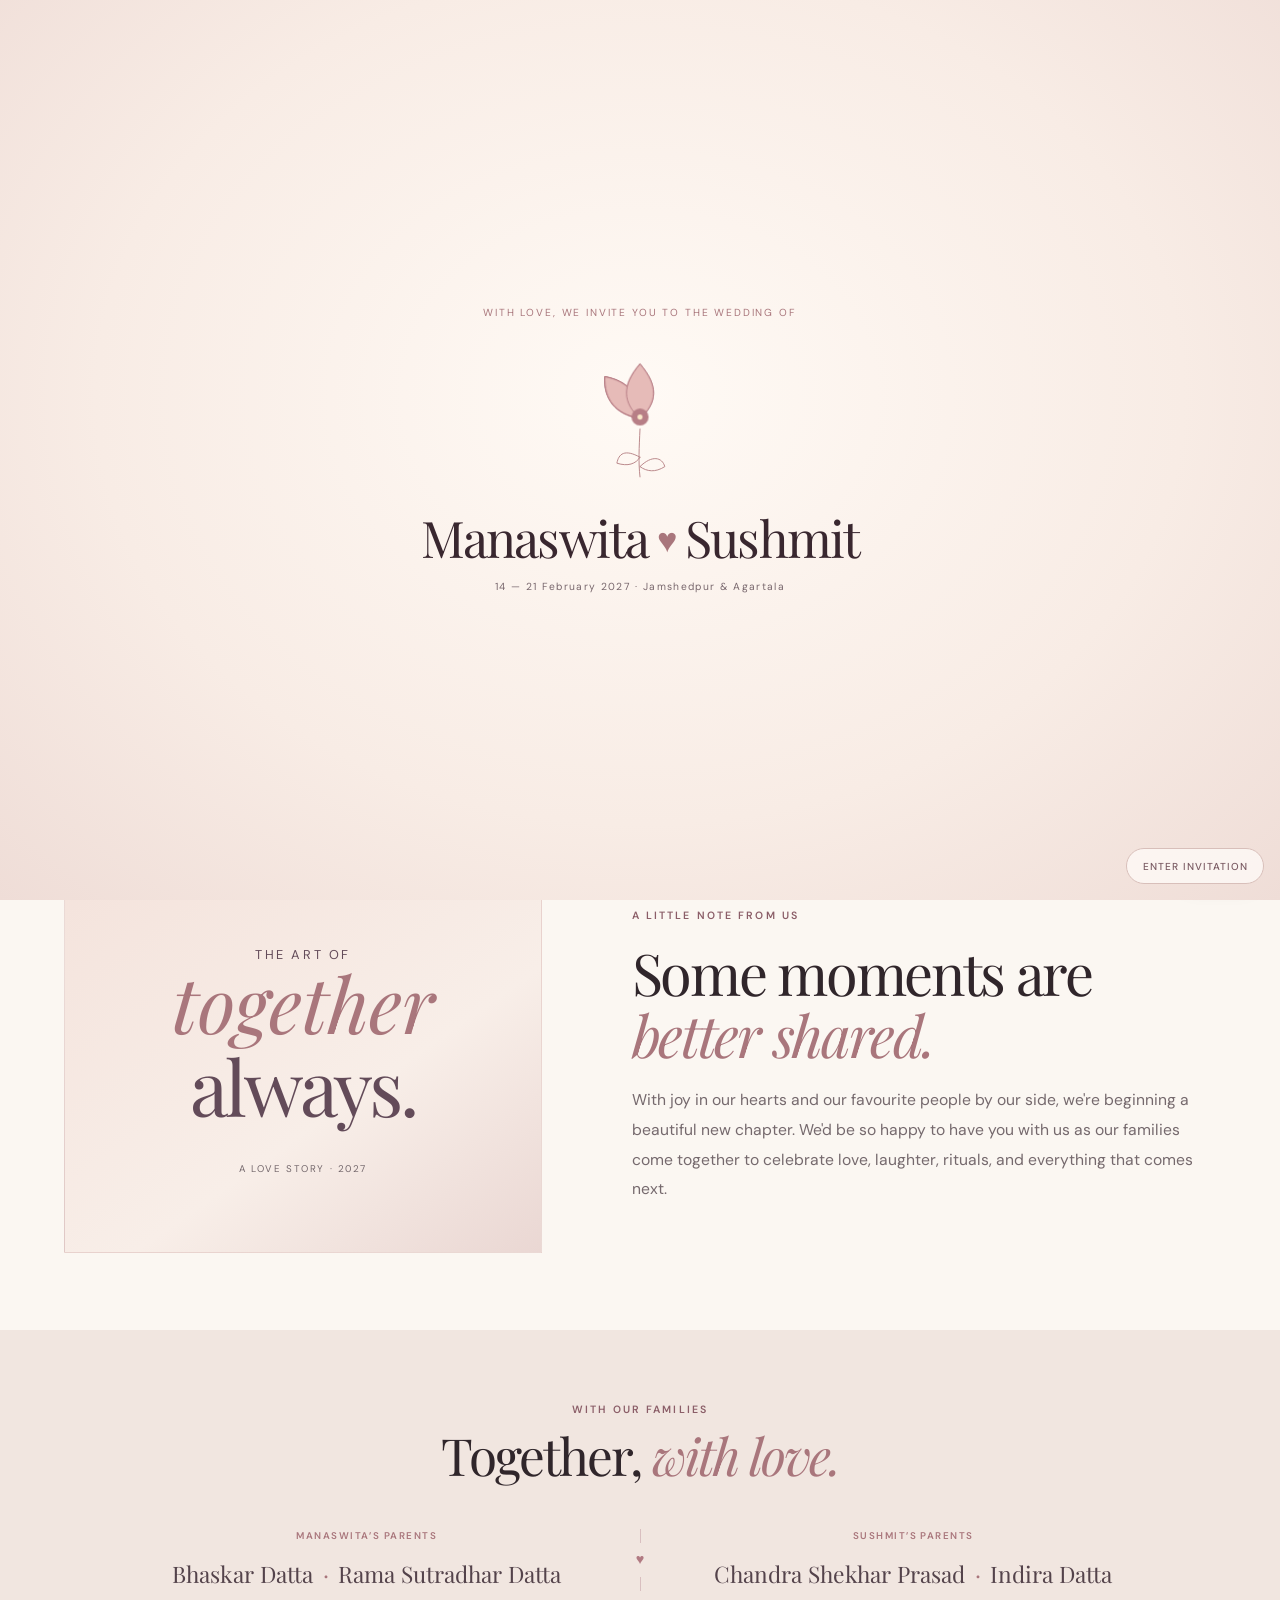
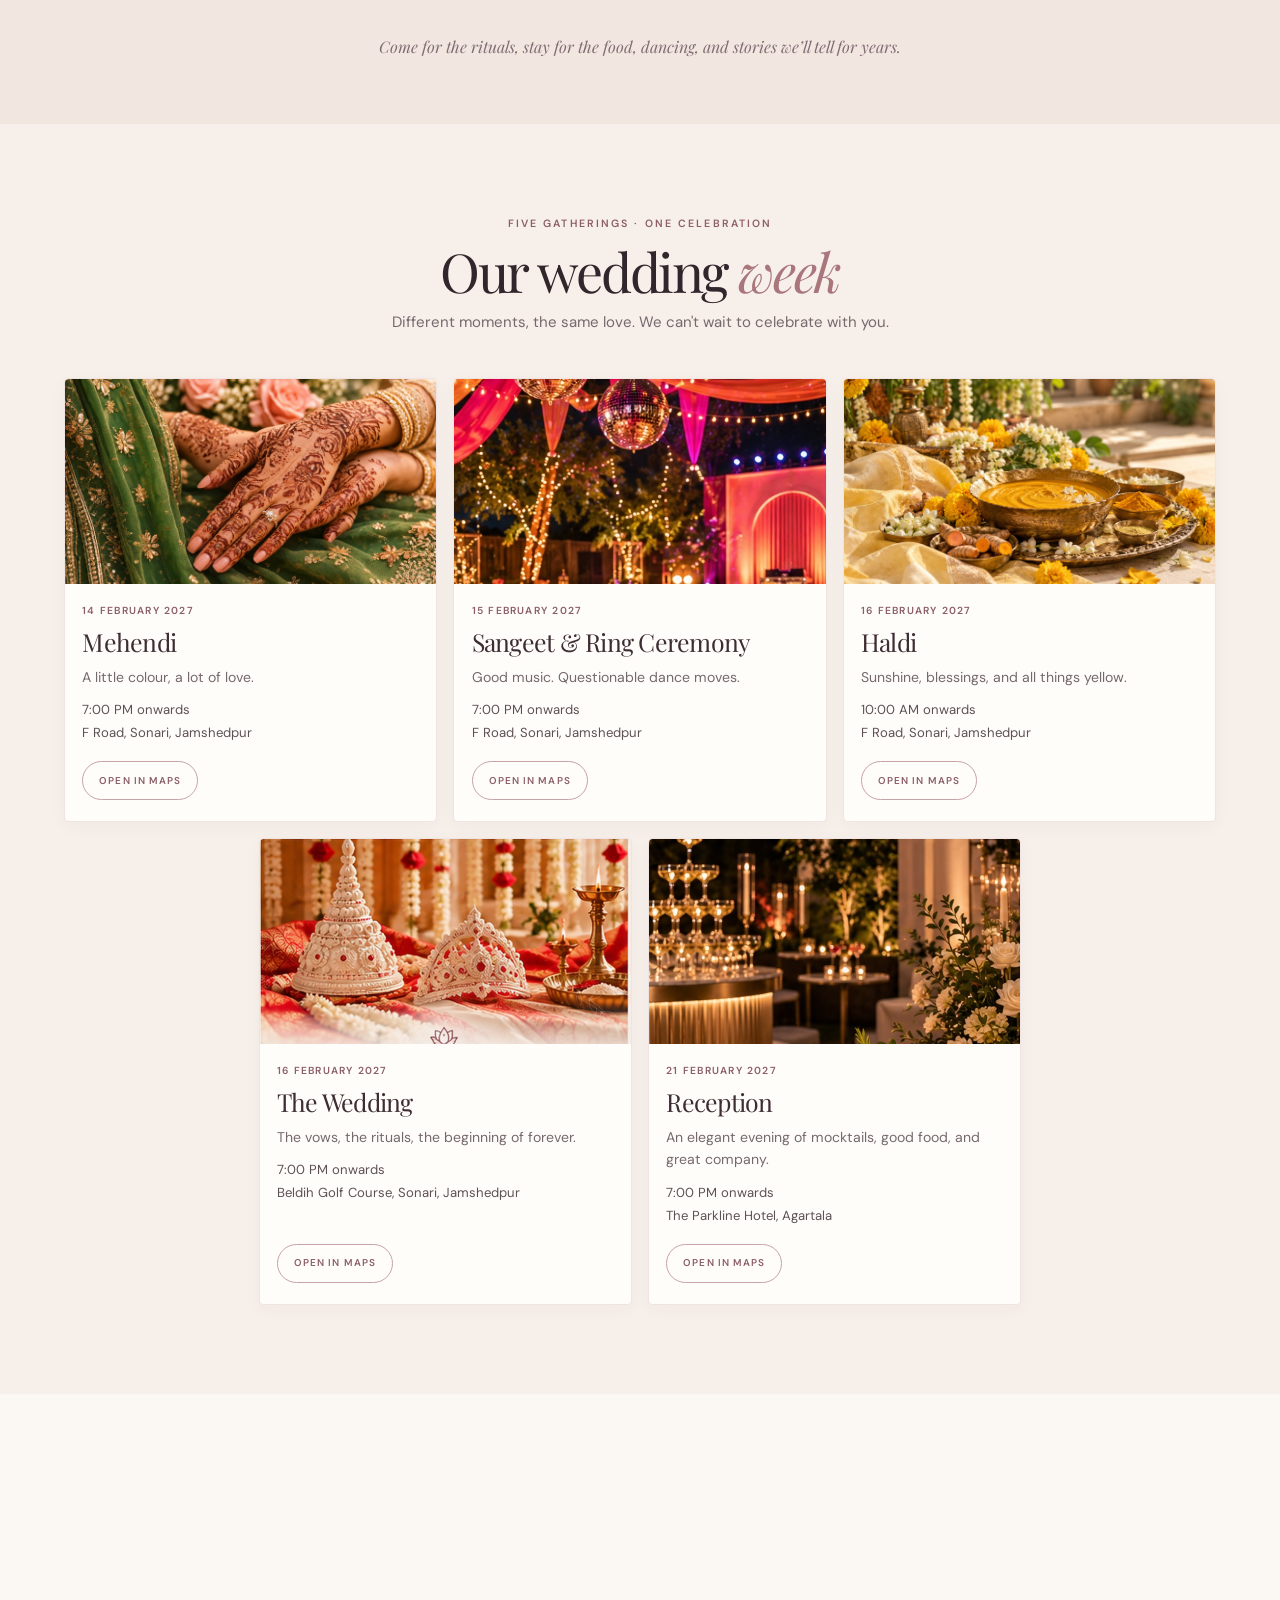
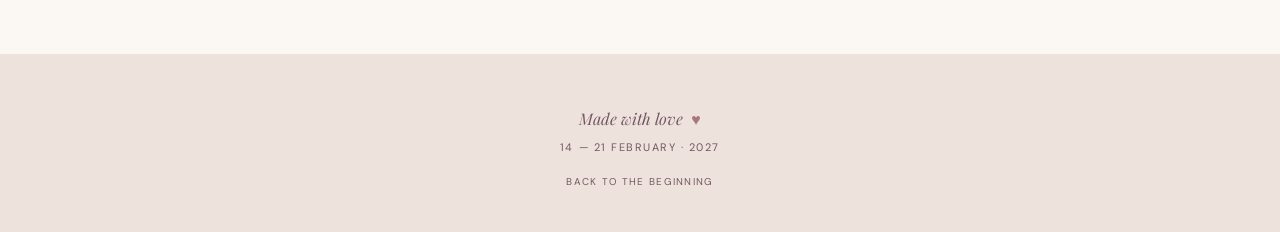
<file: index.html>
<!DOCTYPE html>
<html lang="en">
<head>
  <meta charset="UTF-8">
  <meta name="viewport" content="width=device-width, initial-scale=1">
  <meta name="theme-color" content="#fbf7f2">
  <meta name="description" content="Manaswita and Sushmit invite you to celebrate their wedding, 14–21 February 2027.">
  <title>Manaswita ♥ Sushmit — Wedding Celebration</title>
  <link rel="preconnect" href="https://fonts.googleapis.com">
  <link rel="preconnect" href="https://fonts.gstatic.com" crossorigin>
  <link href="https://fonts.googleapis.com/css2?family=DM+Sans:wght@400;500;600;700&family=Playfair+Display:ital,wght@0,400;0,500;0,600;1,400;1,500&display=swap" rel="stylesheet">
  <link rel="stylesheet" href="style.css">
</head>
<body>
<section class="opening-intro" id="openingIntro" aria-label="Wedding invitation opening">
  <div class="opening-inner">
    <p class="opening-label">WITH LOVE, WE INVITE YOU TO THE WEDDING OF</p>
    <svg class="opening-flower" viewBox="0 0 180 180" aria-hidden="true">
      <path class="flower-stem" d="M90 104 C89 126 88 143 90 160 M90 137 C72 127 65 133 63 144 C76 148 85 145 90 137 M90 148 C104 134 116 137 119 148 C108 155 98 154 90 148"/>
      <g fill="#e6bbb8" stroke="#b77e86" stroke-width="1.15">
        <path class="bloom-petal petal-1" d="M90 92 C70 73 68 54 90 28 C112 54 110 73 90 92Z"/>
        <path class="bloom-petal petal-2" d="M88 91 C62 86 48 70 49 43 C76 48 90 65 88 91Z" transform="rotate(-54 90 90)"/>
        <path class="bloom-petal petal-3" d="M88 91 C62 86 48 70 49 43 C76 48 90 65 88 91Z" transform="rotate(-108 90 90)"/>
        <path class="bloom-petal petal-4" d="M88 91 C62 86 48 70 49 43 C76 48 90 65 88 91Z" transform="rotate(54 90 90)"/>
        <path class="bloom-petal petal-5" d="M88 91 C62 86 48 70 49 43 C76 48 90 65 88 91Z" transform="rotate(108 90 90)"/>
        <path class="bloom-petal petal-6" d="M90 92 C70 73 68 54 90 28 C112 54 110 73 90 92Z" transform="rotate(180 90 90)"/>
      </g><circle class="flower-center" cx="90" cy="90" r="10" fill="#b77e86"/><circle cx="90" cy="90" r="3" fill="#f9e8c9"/>
    </svg>
    <p class="opening-names"><span class="opening-name">Manaswita</span><span class="opening-heart" aria-label="and">♥</span><span class="opening-name">Sushmit</span></p>
    <p class="opening-date">14 — 21 February 2027 · Jamshedpur &amp; Agartala</p>
  </div>
  <button class="opening-skip" id="skipOpening" type="button">Enter invitation</button>
</section>
<header class="topbar">
  <a class="monogram" href="#home" aria-label="Manaswita and Sushmit home">M <span aria-hidden="true">♥</span> S</a>
  <nav aria-label="Main navigation">
    <a href="#story">Our story</a><a href="#families">Families</a><a href="#celebrations">Celebrations</a>
  </nav>
</header>
<main>
  <section class="hero" id="home">
    <div class="hero-art" role="img" aria-label="A romantic couple sitting together by the lake at sunset"></div>
    <div class="hero-content">
      <p class="eyebrow">OUR WEDDING CELEBRATION</p>
      <h1 class="couple-names"><span class="names-lockup"><span class="hero-name">Manaswita</span><span class="name-heart" aria-label="love">♥</span><span class="hero-name">Sushmit</span></span></h1>
      <p class="hero-date">14 — 21 FEBRUARY · 2027</p>
      <p class="hero-place">JAMSHEDPUR &amp; AGARTALA</p>
      <p class="invitation-tagline">A week of love, laughter, and new beginnings.</p>
      <a class="round-link" href="#celebrations">EXPLORE THE CELEBRATIONS</a>
    </div>
    <div class="hero-side-note">A WEEK TO REMEMBER</div>
  </section>

  <section class="intro-section section-pad" id="story">
    <div class="intro-art" aria-hidden="true">
      <div class="art-frame"><span class="art-small">the art of</span><span class="art-script">together</span><span class="art-big">always.</span></div>
      <p class="art-caption">A LOVE STORY · 2027</p>
    </div>
    <div class="intro-copy scroll-reveal">
      <p class="eyebrow">A LITTLE NOTE FROM US</p>
      <h2>Some moments are<br><em>better shared.</em></h2>
      <p>With joy in our hearts and our favourite people by our side, we're beginning a beautiful new chapter. We'd be so happy to have you with us as our families come together to celebrate love, laughter, rituals, and everything that comes next.</p>
    </div>
  </section>

  <section class="families-section section-pad" id="families" aria-labelledby="families-title">
    <div class="families-inner scroll-reveal">
      <p class="eyebrow">WITH OUR FAMILIES</p>
      <h2 id="families-title">Together, <em>with love.</em></h2>
      <div class="parents-grid">
        <div class="parents-column">
          <p class="parents-label">MANASWITA’S PARENTS</p>
          <p class="parents-names">Bhaskar Datta <span aria-hidden="true">·</span> Rama Sutradhar Datta</p>
        </div>
        <div class="parents-divider" aria-hidden="true"><span>♥</span></div>
        <div class="parents-column">
          <p class="parents-label">SUSHMIT’S PARENTS</p>
          <p class="parents-names">Chandra Shekhar Prasad <span aria-hidden="true">·</span> Indira Datta</p>
        </div>
      </div>
      <p class="family-note">Come for the rituals, stay for the food, dancing, and stories we’ll tell for years.</p>
    </div>
  </section>

  <section class="celebrations section-pad" id="celebrations">
    <div class="section-heading scroll-reveal">
      <p class="eyebrow">FIVE GATHERINGS · ONE CELEBRATION</p>
      <h2>Our wedding <em>week</em></h2>
      <p class="muted">Different moments, the same love. We can't wait to celebrate with you.</p>
    </div>
    <div class="event-grid">
      <article class="event-card scroll-reveal">
        <div class="event-photo photo-mehendi" role="img" aria-label="Henna-adorned hands on green embroidered fabric"></div>
        <div class="event-copy"><p class="event-date">14 February 2027</p><h3>Mehendi</h3><p class="event-description">A little colour, a lot of love.</p><p class="event-meta">7:00 PM onwards<br>F Road, Sonari, Jamshedpur</p><a class="map-link" href="https://www.google.com/maps?q=22.818944,86.1621792" target="_blank" rel="noopener">OPEN IN MAPS</a></div>
      </article>
      <article class="event-card scroll-reveal">
        <div class="event-photo photo-sangeet" role="img" aria-label="A warm evening celebration under string lights"></div>
        <div class="event-copy"><p class="event-date">15 February 2027</p><h3>Sangeet &amp; Ring Ceremony</h3><p class="event-description">Good music. Questionable dance moves.</p><p class="event-meta">7:00 PM onwards<br>F Road, Sonari, Jamshedpur</p><a class="map-link" href="https://www.google.com/maps?q=22.818944,86.1621792" target="_blank" rel="noopener">OPEN IN MAPS</a></div>
      </article>
      <article class="event-card scroll-reveal">
        <div class="event-photo photo-haldi" role="img" aria-label="Brass haldi bowls with turmeric and marigolds"></div>
        <div class="event-copy"><p class="event-date">16 February 2027</p><h3>Haldi</h3><p class="event-description">Sunshine, blessings, and all things yellow.</p><p class="event-meta">10:00 AM onwards<br>F Road, Sonari, Jamshedpur</p><a class="map-link" href="https://www.google.com/maps?q=22.818944,86.1621792" target="_blank" rel="noopener">OPEN IN MAPS</a></div>
      </article>
      <article class="event-card event-card-wedding scroll-reveal">
        <div class="event-photo photo-wedding" role="img" aria-label="Bengali wedding still life with the groom’s topor and bride’s mukut, red silk, flowers and brass ritual items"></div>
        <div class="event-copy"><p class="event-date">16 February 2027</p><h3>The Wedding</h3><p class="event-description">The vows, the rituals, the beginning of forever.</p><p class="event-meta">7:00 PM onwards<br>Beldih Golf Course, Sonari, Jamshedpur</p><a class="map-link" href="https://www.google.com/maps?q=22.8091068,86.1737869" target="_blank" rel="noopener">OPEN IN MAPS</a></div>
      </article>
      <article class="event-card scroll-reveal">
        <div class="event-photo photo-reception" role="img" aria-label="An elegant candlelit wedding reception table"></div>
        <div class="event-copy"><p class="event-date">21 February 2027</p><h3>Reception</h3><p class="event-description">An elegant evening of mocktails, good food, and great company.</p><p class="event-meta">7:00 PM onwards<br>The Parkline Hotel, Agartala</p><a class="map-link" href="https://www.google.com/maps?q=23.8341933,91.2777088" target="_blank" rel="noopener">OPEN IN MAPS</a></div>
      </article>
    </div>
  </section>


  <section class="city-guide-prompt scroll-reveal" aria-labelledby="city-guide-title">
    <div class="city-guide-prompt-inner">
      <div class="city-guide-prompt-copy">
        <p class="eyebrow">STAY A LITTLE LONGER</p>
        <h2 id="city-guide-title">A little more <em>to explore.</em></h2>
        <p>Coming from out of town? We’ve gathered a few lovely places to discover around Jamshedpur and Tripura.</p>
      </div>
      <a class="round-link" href="travel.html">EXPLORE THE CITIES</a>
    </div>
  </section>

</main>
<footer class="site-footer" id="footer">
  <p class="made-with-love">Made with love <span aria-hidden="true">♥</span></p>
  <p>14 — 21 FEBRUARY · 2027</p>
  <a href="#home">BACK TO THE BEGINNING</a>
</footer>

<!-- The player is deliberately not a separate song section. Audible autoplay can be blocked by browser settings. -->
<div id="youtube-audio-player" aria-hidden="true"></div>
<button class="music-toggle" id="musicToggle" type="button" aria-label="Play wedding music" aria-pressed="false"><span aria-hidden="true">♫</span><span id="musicToggleLabel">MUSIC</span></button>
<script src="script.js"></script>
<script src="music.js"></script>
<script>
(function(){
  const intro=document.getElementById('openingIntro');
  const skip=document.getElementById('skipOpening');
  if(!intro||!skip)return;
  let closed=false;
  function closeIntro(){if(closed)return;closed=true;intro.classList.add('opening-gone');window.setTimeout(()=>intro.remove(),950);}
  skip.addEventListener('click',closeIntro);
  if(window.matchMedia('(prefers-reduced-motion: reduce)').matches){window.setTimeout(closeIntro,500);}
  else{window.setTimeout(closeIntro,4300);}
})();
</script>
</body>
</html>
</file>
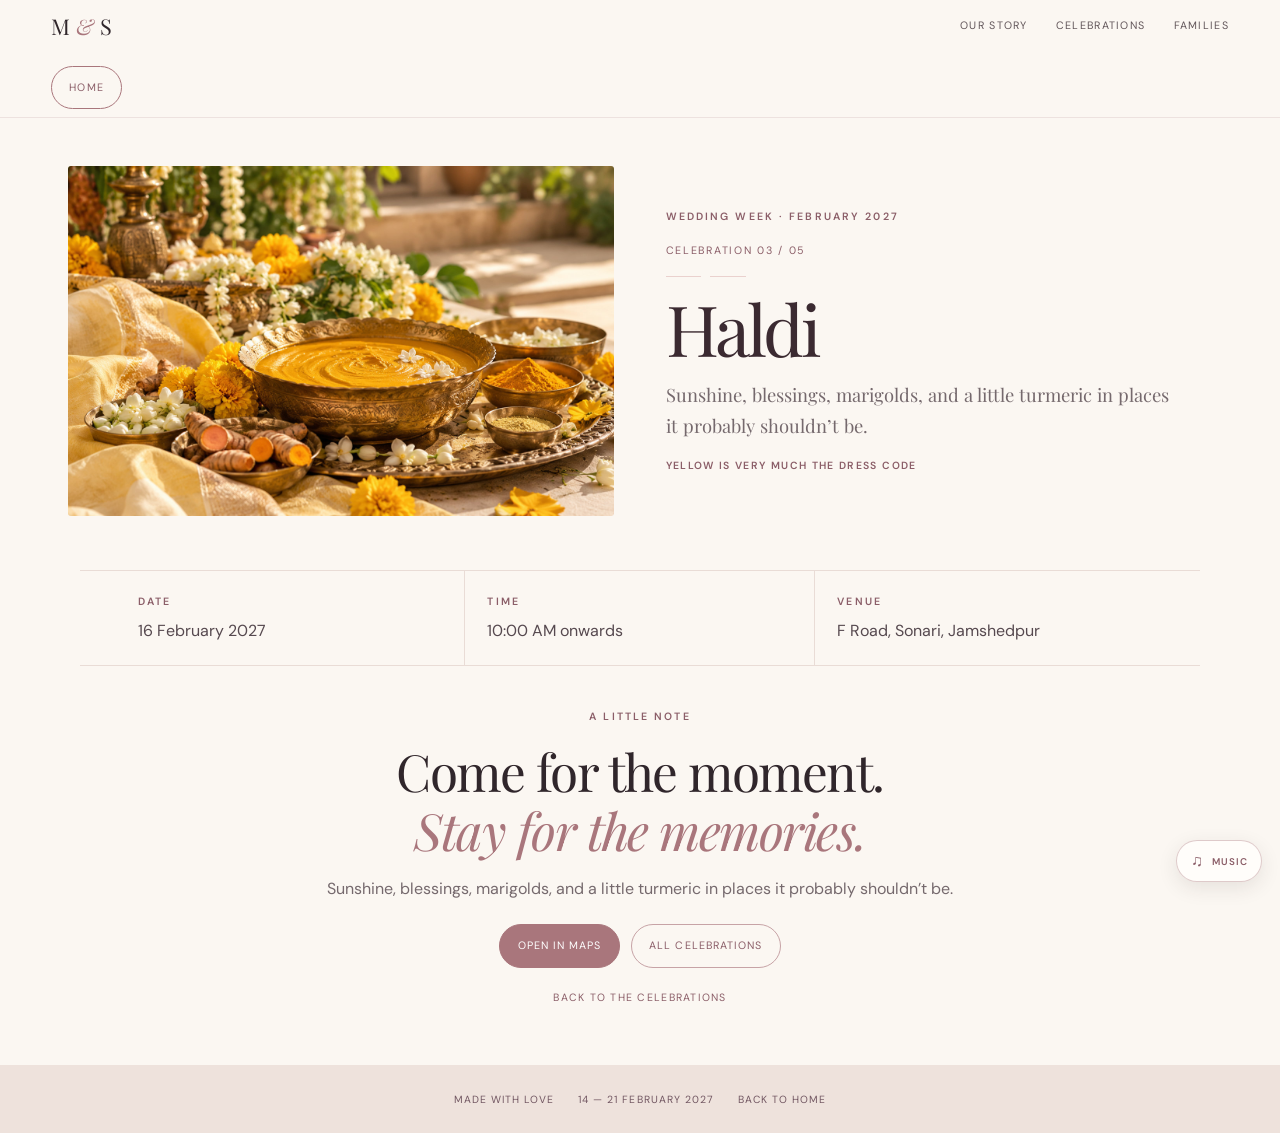
<file: haldi.html>
<!DOCTYPE html>
<html lang="en"><head><meta charset="UTF-8"><meta name="viewport" content="width=device-width, initial-scale=1"><meta name="theme-color" content="#fbf7f2"><meta name="description" content="Haldi — Manaswita &amp; Sushmit, February 2027."><title>Haldi — Manaswita &amp; Sushmit</title><link rel="preconnect" href="https://fonts.googleapis.com"><link rel="preconnect" href="https://fonts.gstatic.com" crossorigin><link href="https://fonts.googleapis.com/css2?family=DM+Sans:wght@400;500;600;700&family=Playfair+Display:ital,wght@0,400;0,500;0,600;1,400;1,500&display=swap" rel="stylesheet"><link rel="stylesheet" href="style.css"></head>
<body class="event-detail-page event-page-haldi">
<header class="topbar"><a class="monogram" href="index.html" aria-label="Manaswita and Sushmit home">M <span aria-hidden="true">&amp;</span> S</a><nav aria-label="Main navigation"><a href="index.html#story">Our story</a><a href="index.html#celebrations">Celebrations</a><a href="index.html#families">Families</a></nav><a class="nav-cta" href="index.html">HOME</a></header>
<main><section class="event-detail-hero"><div class="event-detail-photo" role="img" aria-label="Haldi celebration photograph"></div><div class="event-detail-inner"><p class="eyebrow">WEDDING WEEK · FEBRUARY 2027</p><p class="event-detail-number">CELEBRATION 03 / 05</p><div class="fine-rule" aria-hidden="true"><span></span><b></b><span></span></div><h1 class="event-detail-title">Haldi</h1><p class="event-detail-description">Sunshine, blessings, marigolds, and a little turmeric in places it probably shouldn’t be.</p><p class="event-detail-tag">YELLOW IS VERY MUCH THE DRESS CODE</p></div></section>
<section class="event-detail-info" aria-label="Event details"><div><p class="eyebrow">DATE</p><p>16 February 2027</p></div><div><p class="eyebrow">TIME</p><p>10:00 AM onwards</p></div><div><p class="eyebrow">VENUE</p><p>F Road, Sonari, Jamshedpur</p></div></section>
<section class="event-detail-note"><p class="eyebrow">A LITTLE NOTE</p><h2>Come for the moment.<br><em>Stay for the memories.</em></h2><p>Sunshine, blessings, marigolds, and a little turmeric in places it probably shouldn’t be.</p><div class="event-detail-actions"><a class="button button-dark" href="https://www.google.com/maps?q=22.818944,86.1621792" target="_blank" rel="noopener">OPEN IN MAPS</a><a class="button" href="index.html#celebrations">ALL CELEBRATIONS</a></div><a class="event-detail-back" href="index.html">BACK TO THE CELEBRATIONS</a></section></main>
<footer><span>MADE WITH LOVE</span><span>14 — 21 FEBRUARY 2027</span><a href="index.html">BACK TO HOME</a></footer><div id="youtube-audio-player" aria-hidden="true"></div><button class="music-toggle" id="musicToggle" type="button" aria-label="Play wedding music" aria-pressed="false"><span aria-hidden="true">♫</span><span id="musicToggleLabel">MUSIC</span></button><script src="music.js"></script></body></html>
</file>
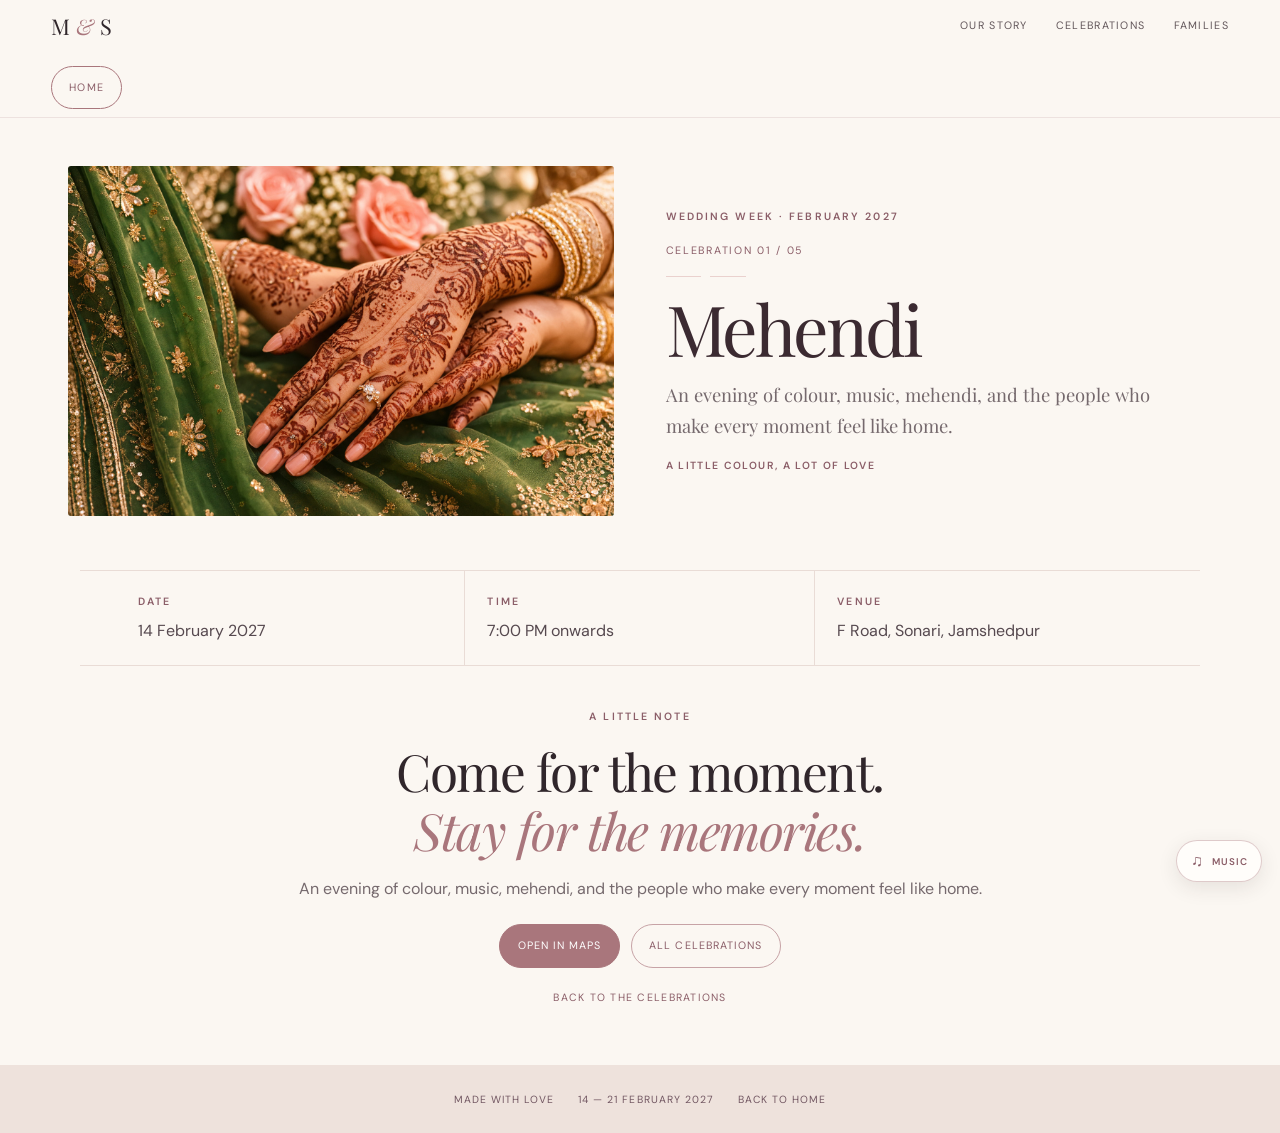
<file: mehendi.html>
<!DOCTYPE html>
<html lang="en"><head><meta charset="UTF-8"><meta name="viewport" content="width=device-width, initial-scale=1"><meta name="theme-color" content="#fbf7f2"><meta name="description" content="Mehendi — Manaswita &amp; Sushmit, February 2027."><title>Mehendi — Manaswita &amp; Sushmit</title><link rel="preconnect" href="https://fonts.googleapis.com"><link rel="preconnect" href="https://fonts.gstatic.com" crossorigin><link href="https://fonts.googleapis.com/css2?family=DM+Sans:wght@400;500;600;700&family=Playfair+Display:ital,wght@0,400;0,500;0,600;1,400;1,500&display=swap" rel="stylesheet"><link rel="stylesheet" href="style.css"></head>
<body class="event-detail-page event-page-mehendi">
<header class="topbar"><a class="monogram" href="index.html" aria-label="Manaswita and Sushmit home">M <span aria-hidden="true">&amp;</span> S</a><nav aria-label="Main navigation"><a href="index.html#story">Our story</a><a href="index.html#celebrations">Celebrations</a><a href="index.html#families">Families</a></nav><a class="nav-cta" href="index.html">HOME</a></header>
<main><section class="event-detail-hero"><div class="event-detail-photo" role="img" aria-label="Mehendi celebration photograph"></div><div class="event-detail-inner"><p class="eyebrow">WEDDING WEEK · FEBRUARY 2027</p><p class="event-detail-number">CELEBRATION 01 / 05</p><div class="fine-rule" aria-hidden="true"><span></span><b></b><span></span></div><h1 class="event-detail-title">Mehendi</h1><p class="event-detail-description">An evening of colour, music, mehendi, and the people who make every moment feel like home.</p><p class="event-detail-tag">A LITTLE COLOUR, A LOT OF LOVE</p></div></section>
<section class="event-detail-info" aria-label="Event details"><div><p class="eyebrow">DATE</p><p>14 February 2027</p></div><div><p class="eyebrow">TIME</p><p>7:00 PM onwards</p></div><div><p class="eyebrow">VENUE</p><p>F Road, Sonari, Jamshedpur</p></div></section>
<section class="event-detail-note"><p class="eyebrow">A LITTLE NOTE</p><h2>Come for the moment.<br><em>Stay for the memories.</em></h2><p>An evening of colour, music, mehendi, and the people who make every moment feel like home.</p><div class="event-detail-actions"><a class="button button-dark" href="https://www.google.com/maps?q=22.818944,86.1621792" target="_blank" rel="noopener">OPEN IN MAPS</a><a class="button" href="index.html#celebrations">ALL CELEBRATIONS</a></div><a class="event-detail-back" href="index.html">BACK TO THE CELEBRATIONS</a></section></main>
<footer><span>MADE WITH LOVE</span><span>14 — 21 FEBRUARY 2027</span><a href="index.html">BACK TO HOME</a></footer><div id="youtube-audio-player" aria-hidden="true"></div><button class="music-toggle" id="musicToggle" type="button" aria-label="Play wedding music" aria-pressed="false"><span aria-hidden="true">♫</span><span id="musicToggleLabel">MUSIC</span></button><script src="music.js"></script></body></html>
</file>
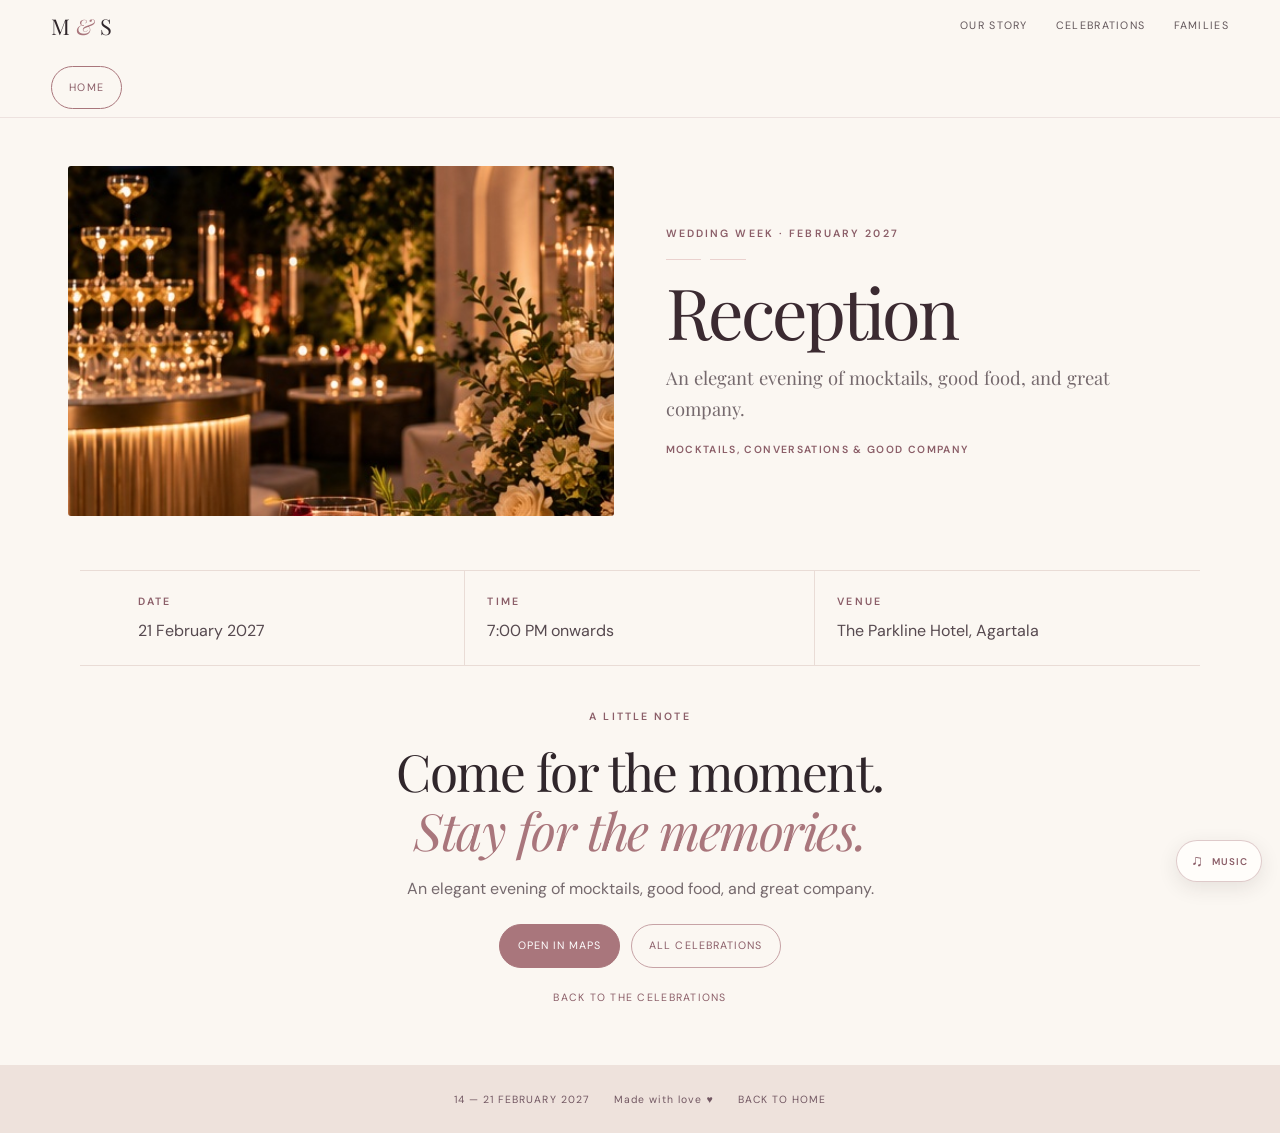
<file: reception.html>
<!DOCTYPE html>
<html lang="en"><head><meta charset="UTF-8"><meta name="viewport" content="width=device-width, initial-scale=1"><meta name="theme-color" content="#fbf7f2"><meta name="description" content="Reception — Manaswita &amp; Sushmit, February 2027."><title>Reception — Manaswita &amp; Sushmit</title><link rel="preconnect" href="https://fonts.googleapis.com"><link rel="preconnect" href="https://fonts.gstatic.com" crossorigin><link href="https://fonts.googleapis.com/css2?family=DM+Sans:wght@400;500;600;700&family=Playfair+Display:ital,wght@0,400;0,500;0,600;1,400;1,500&display=swap" rel="stylesheet"><link rel="stylesheet" href="style.css"></head>
<body class="event-detail-page event-page-reception">
<header class="topbar"><a class="monogram" href="index.html" aria-label="Manaswita and Sushmit home">M <span aria-hidden="true">&amp;</span> S</a><nav aria-label="Main navigation"><a href="index.html#story">Our story</a><a href="index.html#celebrations">Celebrations</a><a href="index.html#families">Families</a></nav><a class="nav-cta" href="index.html">HOME</a></header>
<main><section class="event-detail-hero"><div class="event-detail-photo" role="img" aria-label="Reception celebration photograph"></div><div class="event-detail-inner"><p class="eyebrow">WEDDING WEEK · FEBRUARY 2027</p><div class="fine-rule" aria-hidden="true"><span></span><b></b><span></span></div><h1 class="event-detail-title">Reception</h1><p class="event-detail-description">An elegant evening of mocktails, good food, and great company.</p><p class="event-detail-tag">MOCKTAILS, CONVERSATIONS & GOOD COMPANY</p></div></section>
<section class="event-detail-info" aria-label="Event details"><div><p class="eyebrow">DATE</p><p>21 February 2027</p></div><div><p class="eyebrow">TIME</p><p>7:00 PM onwards</p></div><div><p class="eyebrow">VENUE</p><p>The Parkline Hotel, Agartala</p></div></section>
<section class="event-detail-note"><p class="eyebrow">A LITTLE NOTE</p><h2>Come for the moment.<br><em>Stay for the memories.</em></h2><p>An elegant evening of mocktails, good food, and great company.</p><div class="event-detail-actions"><a class="button button-dark" href="https://www.google.com/maps?q=23.8341933,91.2777088" target="_blank" rel="noopener">OPEN IN MAPS</a><a class="button" href="index.html#celebrations">ALL CELEBRATIONS</a></div><a class="event-detail-back" href="index.html">BACK TO THE CELEBRATIONS</a></section></main>
<footer><span>14 — 21 FEBRUARY 2027</span><span class="footer-made-with-love">Made with love <span aria-hidden="true">♥</span></span><a href="index.html">BACK TO HOME</a></footer><div id="youtube-audio-player" aria-hidden="true"></div><button class="music-toggle" id="musicToggle" type="button" aria-label="Play wedding music" aria-pressed="false"><span aria-hidden="true">♫</span><span id="musicToggleLabel">MUSIC</span></button><script src="music.js"></script></body></html>
</file>
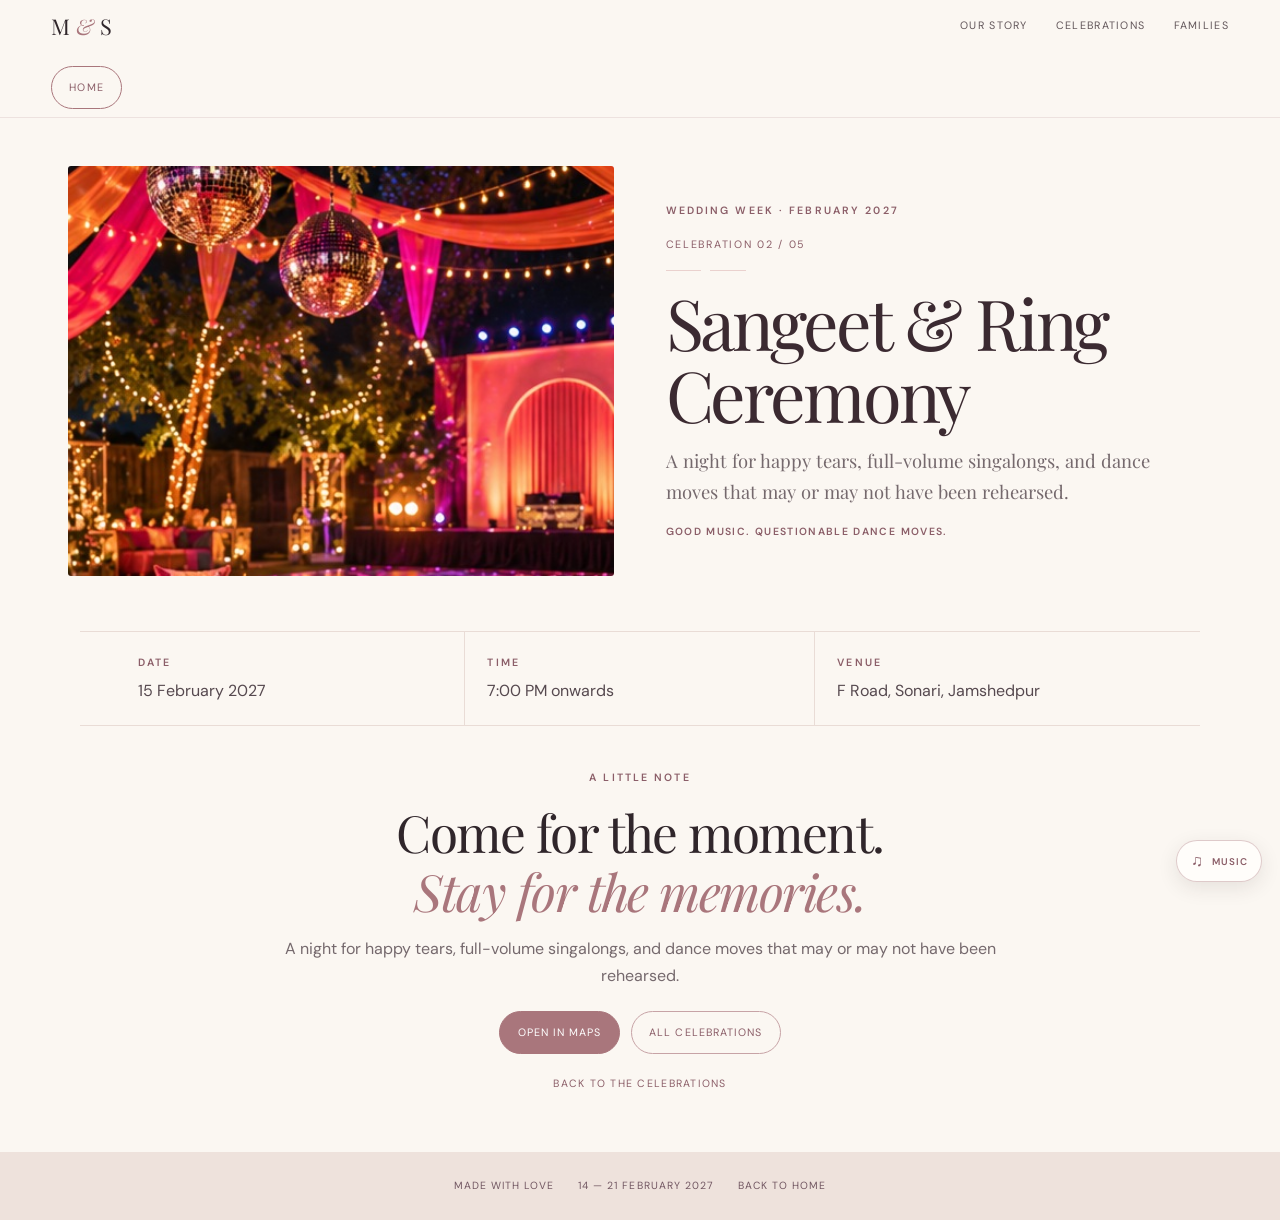
<file: sangeet.html>
<!DOCTYPE html>
<html lang="en"><head><meta charset="UTF-8"><meta name="viewport" content="width=device-width, initial-scale=1"><meta name="theme-color" content="#fbf7f2"><meta name="description" content="Sangeet & Ring Ceremony — Manaswita &amp; Sushmit, February 2027."><title>Sangeet &amp; Ring Ceremony — Manaswita &amp; Sushmit</title><link rel="preconnect" href="https://fonts.googleapis.com"><link rel="preconnect" href="https://fonts.gstatic.com" crossorigin><link href="https://fonts.googleapis.com/css2?family=DM+Sans:wght@400;500;600;700&family=Playfair+Display:ital,wght@0,400;0,500;0,600;1,400;1,500&display=swap" rel="stylesheet"><link rel="stylesheet" href="style.css"></head>
<body class="event-detail-page event-page-sangeet">
<header class="topbar"><a class="monogram" href="index.html" aria-label="Manaswita and Sushmit home">M <span aria-hidden="true">&amp;</span> S</a><nav aria-label="Main navigation"><a href="index.html#story">Our story</a><a href="index.html#celebrations">Celebrations</a><a href="index.html#families">Families</a></nav><a class="nav-cta" href="index.html">HOME</a></header>
<main><section class="event-detail-hero"><div class="event-detail-photo" role="img" aria-label="Sangeet & Ring Ceremony celebration photograph"></div><div class="event-detail-inner"><p class="eyebrow">WEDDING WEEK · FEBRUARY 2027</p><p class="event-detail-number">CELEBRATION 02 / 05</p><div class="fine-rule" aria-hidden="true"><span></span><b></b><span></span></div><h1 class="event-detail-title">Sangeet &amp; Ring Ceremony</h1><p class="event-detail-description">A night for happy tears, full-volume singalongs, and dance moves that may or may not have been rehearsed.</p><p class="event-detail-tag">GOOD MUSIC. QUESTIONABLE DANCE MOVES.</p></div></section>
<section class="event-detail-info" aria-label="Event details"><div><p class="eyebrow">DATE</p><p>15 February 2027</p></div><div><p class="eyebrow">TIME</p><p>7:00 PM onwards</p></div><div><p class="eyebrow">VENUE</p><p>F Road, Sonari, Jamshedpur</p></div></section>
<section class="event-detail-note"><p class="eyebrow">A LITTLE NOTE</p><h2>Come for the moment.<br><em>Stay for the memories.</em></h2><p>A night for happy tears, full-volume singalongs, and dance moves that may or may not have been rehearsed.</p><div class="event-detail-actions"><a class="button button-dark" href="https://www.google.com/maps?q=22.818944,86.1621792" target="_blank" rel="noopener">OPEN IN MAPS</a><a class="button" href="index.html#celebrations">ALL CELEBRATIONS</a></div><a class="event-detail-back" href="index.html">BACK TO THE CELEBRATIONS</a></section></main>
<footer><span>MADE WITH LOVE</span><span>14 — 21 FEBRUARY 2027</span><a href="index.html">BACK TO HOME</a></footer><div id="youtube-audio-player" aria-hidden="true"></div><button class="music-toggle" id="musicToggle" type="button" aria-label="Play wedding music" aria-pressed="false"><span aria-hidden="true">♫</span><span id="musicToggleLabel">MUSIC</span></button><script src="music.js"></script></body></html>
</file>
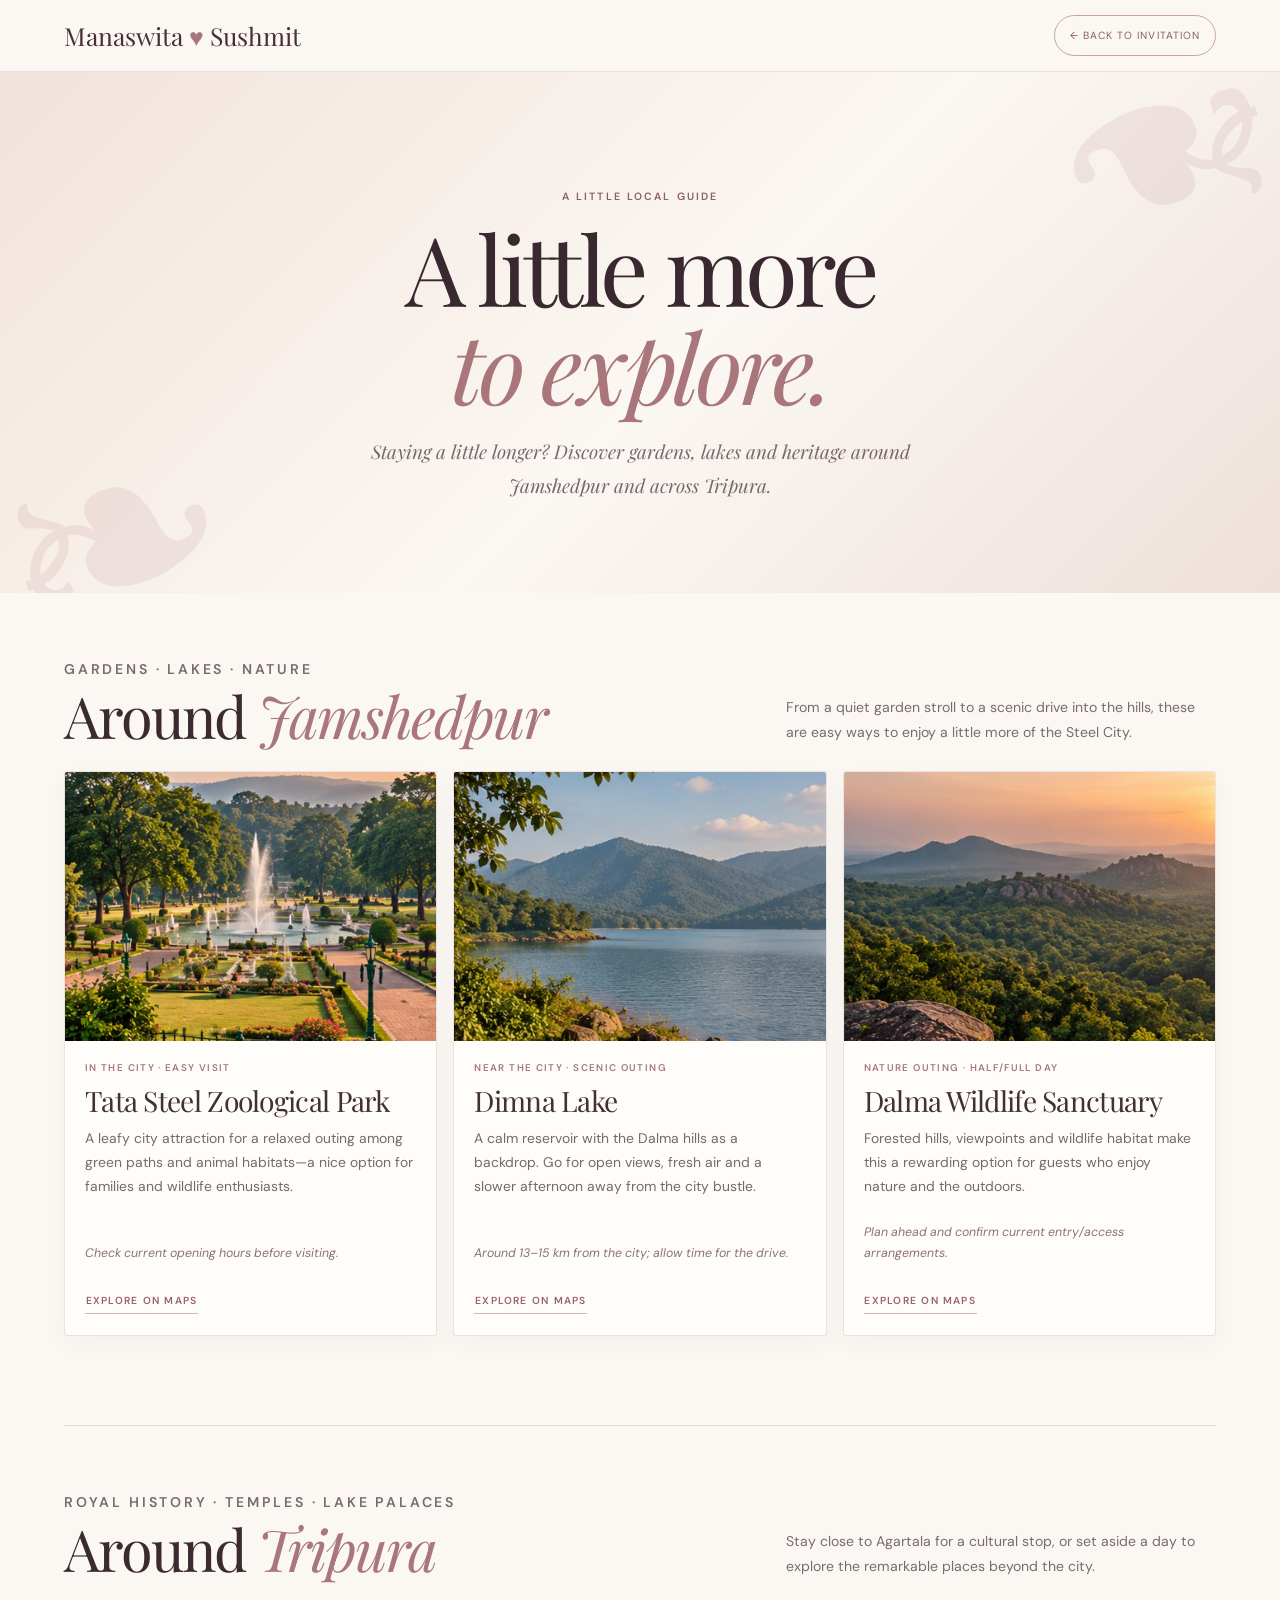
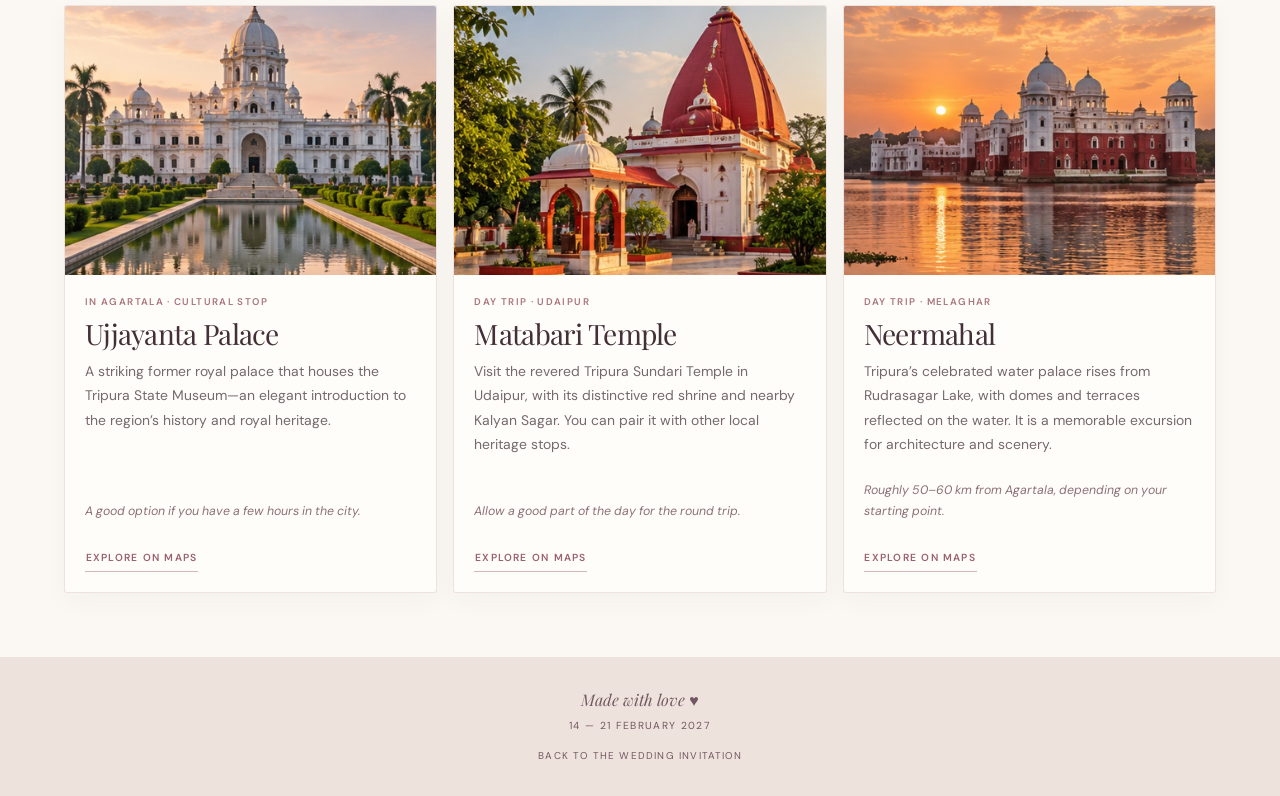
<file: travel.html>
<!DOCTYPE html>
<html lang="en">
<head>
  <meta charset="UTF-8">
  <meta name="viewport" content="width=device-width, initial-scale=1">
  <meta name="theme-color" content="#fbf7f2">
  <meta name="description" content="A curated little travel guide for wedding guests exploring Jamshedpur and Tripura in February 2027.">
  <title>A Little More to Explore — Manaswita &amp; Sushmit</title>
  <link rel="preconnect" href="https://fonts.googleapis.com">
  <link rel="preconnect" href="https://fonts.gstatic.com" crossorigin>
  <link href="https://fonts.googleapis.com/css2?family=DM+Sans:wght@400;500;600;700&family=Playfair+Display:ital,wght@0,400;0,500;0,600;1,400;1,500&display=swap" rel="stylesheet">
  <link rel="stylesheet" href="style.css">
  <style>
    .travel-page{background:#fbf7f2;color:#38272e;min-height:100vh}
    .travel-topbar{position:sticky;top:0;z-index:50;display:flex;align-items:center;justify-content:space-between;gap:1rem;padding:.95rem clamp(1rem,5vw,4.5rem);background:rgba(251,247,242,.94);border-bottom:1px solid rgba(169,118,124,.18);backdrop-filter:blur(14px)}
    .travel-brand{font:400 clamp(1.15rem,2.1vw,1.55rem)/1.2 "Playfair Display",Georgia,serif;color:#482f39;text-decoration:none;white-space:nowrap}
    .travel-brand span{color:#a9767c}
    .travel-back{display:inline-flex;align-items:center;justify-content:center;padding:.68rem .95rem;border:1px solid #c7a3a6;border-radius:999px;color:#8b5e68;text-decoration:none;font-size:.65rem;letter-spacing:.1em;text-transform:uppercase;white-space:nowrap;transition:background .2s,color .2s}
    .travel-back:hover{background:#a9767c;color:#fff}
    .travel-hero{position:relative;isolation:isolate;overflow:hidden;text-align:center;padding:clamp(4rem,9vw,7.5rem) 1.25rem clamp(3.5rem,7vw,6rem);background:linear-gradient(135deg,#f2e3dc 0%,#fbf7f2 54%,#eee0db 100%)}
    .travel-hero:before,.travel-hero:after{position:absolute;z-index:-1;color:rgba(169,118,124,.13);font-family:"Playfair Display",Georgia,serif;font-size:clamp(9rem,22vw,19rem);line-height:1}
    .travel-hero:before{content:"❧";left:-.04em;bottom:-.25em;transform:rotate(-18deg)}.travel-hero:after{content:"❧";right:-.04em;top:-.15em;transform:rotate(165deg)}
    .travel-hero .eyebrow{margin-bottom:.8rem}.travel-hero h1{max-width:900px;margin:0 auto;font:400 clamp(3rem,7.5vw,6.2rem)/1.02 "Playfair Display",Georgia,serif;letter-spacing:-.045em;color:#3a2830}.travel-hero h1 em{color:#a9767c;font-weight:400}.travel-hero .travel-intro{max-width:640px;margin:1.25rem auto 0;color:#78686d;font:italic clamp(1rem,1.8vw,1.18rem)/1.8 "Playfair Display",Georgia,serif}
    .travel-content{max-width:1440px;margin:0 auto;padding:clamp(2.8rem,5vw,5rem) clamp(1rem,5vw,4.5rem)}
    .city-section+.city-section{margin-top:clamp(3.8rem,7vw,6.5rem);padding-top:clamp(3rem,5vw,4.5rem);border-top:1px solid #e8d9d3}
    .city-heading{display:flex;align-items:end;justify-content:space-between;gap:1rem;margin-bottom:1.6rem}
    .city-heading h2{margin:.1rem 0 0;font:400 clamp(2.5rem,4.5vw,3.8rem)/1.08 "Playfair Display",Georgia,serif;letter-spacing:-.035em;color:#3b2b31}
    .city-heading h2 em{color:#a9767c;font-weight:400}.city-heading p{max-width:430px;margin:0;color:#796b70;font-size:.88rem;line-height:1.8}
    .travel-grid{display:grid;grid-template-columns:repeat(3,minmax(0,1fr));gap:1rem}
    .travel-card{display:flex;flex-direction:column;min-width:0;overflow:hidden;background:#fffdfa;border:1px solid rgba(169,118,124,.2);border-radius:3px;box-shadow:0 8px 26px rgba(61,43,50,.035);transition:transform .25s,box-shadow .25s}
    .travel-card:hover{transform:translateY(-3px);box-shadow:0 12px 30px rgba(61,43,50,.075)}
    .travel-photo{width:100%;height:clamp(190px,21vw,290px);object-fit:cover;display:block;background:#eadbd4}
    .travel-card-body{display:flex;flex:1;flex-direction:column;align-items:flex-start;padding:1.2rem 1.25rem 1.3rem}
    .travel-type{margin:0 0 .45rem;color:#a9767c;font-size:.61rem;font-weight:600;letter-spacing:.14em;text-transform:uppercase;line-height:1.65}
    .travel-card h3{margin:0 0 .55rem;font:400 clamp(1.55rem,2.2vw,2rem)/1.18 "Playfair Display",Georgia,serif;letter-spacing:-.025em;color:#432f38}
    .travel-card p:not(.travel-type){margin:0 0 .8rem;color:#75696d;font-size:.87rem;line-height:1.75}
    .travel-card .travel-tip{margin-top:auto!important;padding-top:.65rem;color:#8c7077!important;font-size:.77rem!important;font-style:italic}
    .travel-map{display:inline-flex;align-items:center;gap:.45rem;margin-top:.25rem;padding:.68rem .05rem .2rem;color:#9a626d;text-decoration:none;font-size:.64rem;font-weight:600;letter-spacing:.12em;text-transform:uppercase;border-bottom:1px solid #d5b6b7}
    .travel-map:hover{color:#613d4a;border-color:#9a626d}
    .travel-note{max-width:850px;margin:3.2rem auto 0;padding:1.2rem 1.4rem;border-left:2px solid #c99a9e;background:#f4e9e4;color:#77676c;font-size:.82rem;line-height:1.8}
    .travel-footer{display:flex;align-items:center;justify-content:center;flex-direction:column;gap:.5rem;padding:2rem 1rem;background:#eee2dc;text-align:center;color:#725762}
    .travel-footer p{margin:0;font-size:.64rem;letter-spacing:.13em;text-transform:uppercase}.travel-footer .made{font:italic 1rem "Playfair Display",Georgia,serif;letter-spacing:0;text-transform:none}.travel-footer a{margin-top:.3rem;color:inherit;font-size:.62rem;letter-spacing:.12em;text-decoration:none}
    @media(max-width:900px){.travel-grid{grid-template-columns:repeat(2,minmax(0,1fr))}.travel-photo{height:clamp(210px,32vw,280px)}.city-heading{align-items:flex-start;flex-direction:column}.city-heading p{max-width:650px}}
    @media(max-width:580px){.travel-topbar{padding:.85rem .9rem}.travel-brand{font-size:1.05rem}.travel-back{padding:.62rem .7rem;font-size:.57rem}.travel-hero{padding:3.5rem 1rem 3.1rem}.travel-hero h1{font-size:clamp(2.8rem,13vw,4.1rem)}.travel-content{padding:2.6rem .9rem 3.2rem}.travel-grid{grid-template-columns:minmax(0,1fr);gap:.95rem}.travel-photo{height:clamp(220px,62vw,320px)}.travel-card-body{padding:1rem 1rem 1.15rem}.travel-card h3{font-size:1.85rem}.city-section+.city-section{margin-top:3.2rem;padding-top:2.6rem}.city-heading h2{font-size:2.75rem}.travel-note{margin-top:2.4rem;padding:1rem}}
    @media(prefers-reduced-motion:reduce){.travel-card{transition:none}.travel-card:hover{transform:none}}
  </style>
</head>
<body class="travel-page">
  <header class="travel-topbar">
    <a class="travel-brand" href="index.html">Manaswita <span>♥</span> Sushmit</a>
    <a class="travel-back" href="index.html">← Back to invitation</a>
  </header>
  <main>
    <section class="travel-hero">
      <p class="eyebrow">A LITTLE LOCAL GUIDE</p>
      <h1>A little more<br><em>to explore.</em></h1>
      <p class="travel-intro">Staying a little longer? Discover gardens, lakes and heritage around Jamshedpur and across Tripura.</p>
    </section>
    <div class="travel-content">
      <section class="city-section" id="jamshedpur" aria-labelledby="jamshedpur-heading">
        <div class="city-heading"><div><p class="eyebrow">GARDENS · LAKES · NATURE</p><h2 id="jamshedpur-heading">Around <em>Jamshedpur</em></h2></div><p>From a quiet garden stroll to a scenic drive into the hills, these are easy ways to enjoy a little more of the Steel City.</p></div>
        <div class="travel-grid">
          <article class="travel-card"><img class="travel-photo" src="assets/travel-tata-zoo.jpg" alt="Green landscaped grounds and animal habitat at Tata Steel Zoological Park" loading="lazy"><div class="travel-card-body"><p class="travel-type">In the city · Easy visit</p><h3>Tata Steel Zoological Park</h3><p>A leafy city attraction for a relaxed outing among green paths and animal habitats—a nice option for families and wildlife enthusiasts.</p><p class="travel-tip">Check current opening hours before visiting.</p><a class="travel-map" href="https://www.google.com/maps/place/Tata+Steel+Zoological+Park/@22.8173063,86.1922144,17z/data=!3m1!4b1!4m6!3m5!1s0x39f5e39f85c447b3:0xaa1b7d3fd4073e9b!8m2!3d22.8173014!4d86.1947947!16s%2Fg%2F11gbk3y0t5?entry=ttu&amp;g_ep=EgoyMDI2MTAxOS4wIKXMDSoASAFQAw%3D%3D" target="_blank" rel="noopener">Explore on Maps</a></div></article>
          <article class="travel-card"><img class="travel-photo" src="assets/travel-dimna.jpg" alt="A peaceful lake surrounded by wooded hills" loading="lazy"><div class="travel-card-body"><p class="travel-type">Near the city · Scenic outing</p><h3>Dimna Lake</h3><p>A calm reservoir with the Dalma hills as a backdrop. Go for open views, fresh air and a slower afternoon away from the city bustle.</p><p class="travel-tip">Around 13–15 km from the city; allow time for the drive.</p><a class="travel-map" href="https://www.google.com/maps/place/Dimna+Lake,+Jamshedpur/@22.8582079,86.2488497,17z/data=!3m1!4b1!4m6!3m5!1s0x39f5e2017d54a4fb:0x1776eea14b45b168!8m2!3d22.858203!4d86.25143!16s%2Fg%2F1ptw09c3v?entry=ttu&amp;g_ep=EgoyMDI2MTAxOS4wIKXMDSoASAFQAw%3D%3D" target="_blank" rel="noopener">Explore on Maps</a></div></article>
          <article class="travel-card"><img class="travel-photo" src="assets/travel-dalma.jpg" alt="Forest-covered hills in the Dalma range" loading="lazy"><div class="travel-card-body"><p class="travel-type">Nature outing · Half/full day</p><h3>Dalma Wildlife Sanctuary</h3><p>Forested hills, viewpoints and wildlife habitat make this a rewarding option for guests who enjoy nature and the outdoors.</p><p class="travel-tip">Plan ahead and confirm current entry/access arrangements.</p><a class="travel-map" href="https://www.google.com/maps/place/Dalma+Wildlife+Sanctuary/@22.8965932,86.2035224,17z/data=!4m6!3m5!1s0x39f5e05456f688c9:0x2dfa7d14fef4da3e!8m2!3d22.8965883!4d86.2061027!16s%2Fm%2F0jl0y7q?entry=ttu&amp;g_ep=EgoyMDI2MTAxOS4wIKXMDSoASAFQAw%3D%3D" target="_blank" rel="noopener">Explore on Maps</a></div></article>
        </div>
      </section>
      <section class="city-section" id="tripura" aria-labelledby="tripura-heading">
        <div class="city-heading"><div><p class="eyebrow">ROYAL HISTORY · TEMPLES · LAKE PALACES</p><h2>Around <em>Tripura</em></h2></div><p>Stay close to Agartala for a cultural stop, or set aside a day to explore the remarkable places beyond the city.</p></div>
        <div class="travel-grid">
          <article class="travel-card"><img class="travel-photo" src="assets/travel-ujjayanta.jpg" alt="A stately white palace with a reflecting pool and gardens" loading="lazy"><div class="travel-card-body"><p class="travel-type">In Agartala · Cultural stop</p><h3>Ujjayanta Palace</h3><p>A striking former royal palace that houses the Tripura State Museum—an elegant introduction to the region’s history and royal heritage.</p><p class="travel-tip">A good option if you have a few hours in the city.</p><a class="travel-map" href="https://www.google.com/maps/place/Ujjayanta+Palace/@23.8373552,91.2801325,17z/data=!3m1!4b1!4m6!3m5!1s0x3753f55d3fb69973:0x6f532f0800b2be03!8m2!3d23.8373503!4d91.2827128!16s%2Fg%2F11bw677b3b?entry=ttu&amp;g_ep=EgoyMDI2MTAxOS4wIKXMDSoASAFQAw%3D%3D" target="_blank" rel="noopener">Explore on Maps</a></div></article>
          <article class="travel-card"><img class="travel-photo" src="assets/travel-matabari.jpg" alt="A traditional red-domed temple in a green courtyard" loading="lazy"><div class="travel-card-body"><p class="travel-type">Day trip · Udaipur</p><h3>Matabari Temple</h3><p>Visit the revered Tripura Sundari Temple in Udaipur, with its distinctive red shrine and nearby Kalyan Sagar. You can pair it with other local heritage stops.</p><p class="travel-tip">Allow a good part of the day for the round trip.</p><a class="travel-map" href="https://www.google.com/maps/place/Tripurasundari+Shaktipeeth+(Matabari+Temple)/@23.5090768,91.495702,17z/data=!3m1!4b1!4m6!3m5!1s0x375399ad7e70743b:0x5f779c1053e19df0!8m2!3d23.5090719!4d91.4982823!16s%2Fg%2F11h0j_fphf?entry=ttu&amp;g_ep=EgoyMDI2MTAxOS4wIKXMDSoASAFQAw%3D%3D" target="_blank" rel="noopener">Explore on Maps</a></div></article>
          <article class="travel-card"><img class="travel-photo" src="assets/travel-neermahal.jpg" alt="A royal red-and-white palace reflected in a lake at sunset" loading="lazy"><div class="travel-card-body"><p class="travel-type">Day trip · Melaghar</p><h3>Neermahal</h3><p>Tripura’s celebrated water palace rises from Rudrasagar Lake, with domes and terraces reflected on the water. It is a memorable excursion for architecture and scenery.</p><p class="travel-tip">Roughly 50–60 km from Agartala, depending on your starting point.</p><a class="travel-map" href="https://www.google.com/maps/place/Neermahal/@23.5064424,91.3124666,17z/data=!3m1!4b1!4m6!3m5!1s0x3753844599937959:0xd9f0f59ba87d8ffb!8m2!3d23.5064375!4d91.3150469!16s%2Fm%2F02qq3y_?entry=ttu&amp;g_ep=EgoyMDI2MTAxOS4wIKXMDSoASAFQAw%3D%3D" target="_blank" rel="noopener">Explore on Maps</a></div></article>
        </div>
      </section>
    </div>
  </main>
  <footer class="travel-footer"><p class="made">Made with love <span aria-hidden="true">♥</span></p><p>14 — 21 February 2027</p><a href="index.html">BACK TO THE WEDDING INVITATION</a></footer>
</body>
</html>
</file>
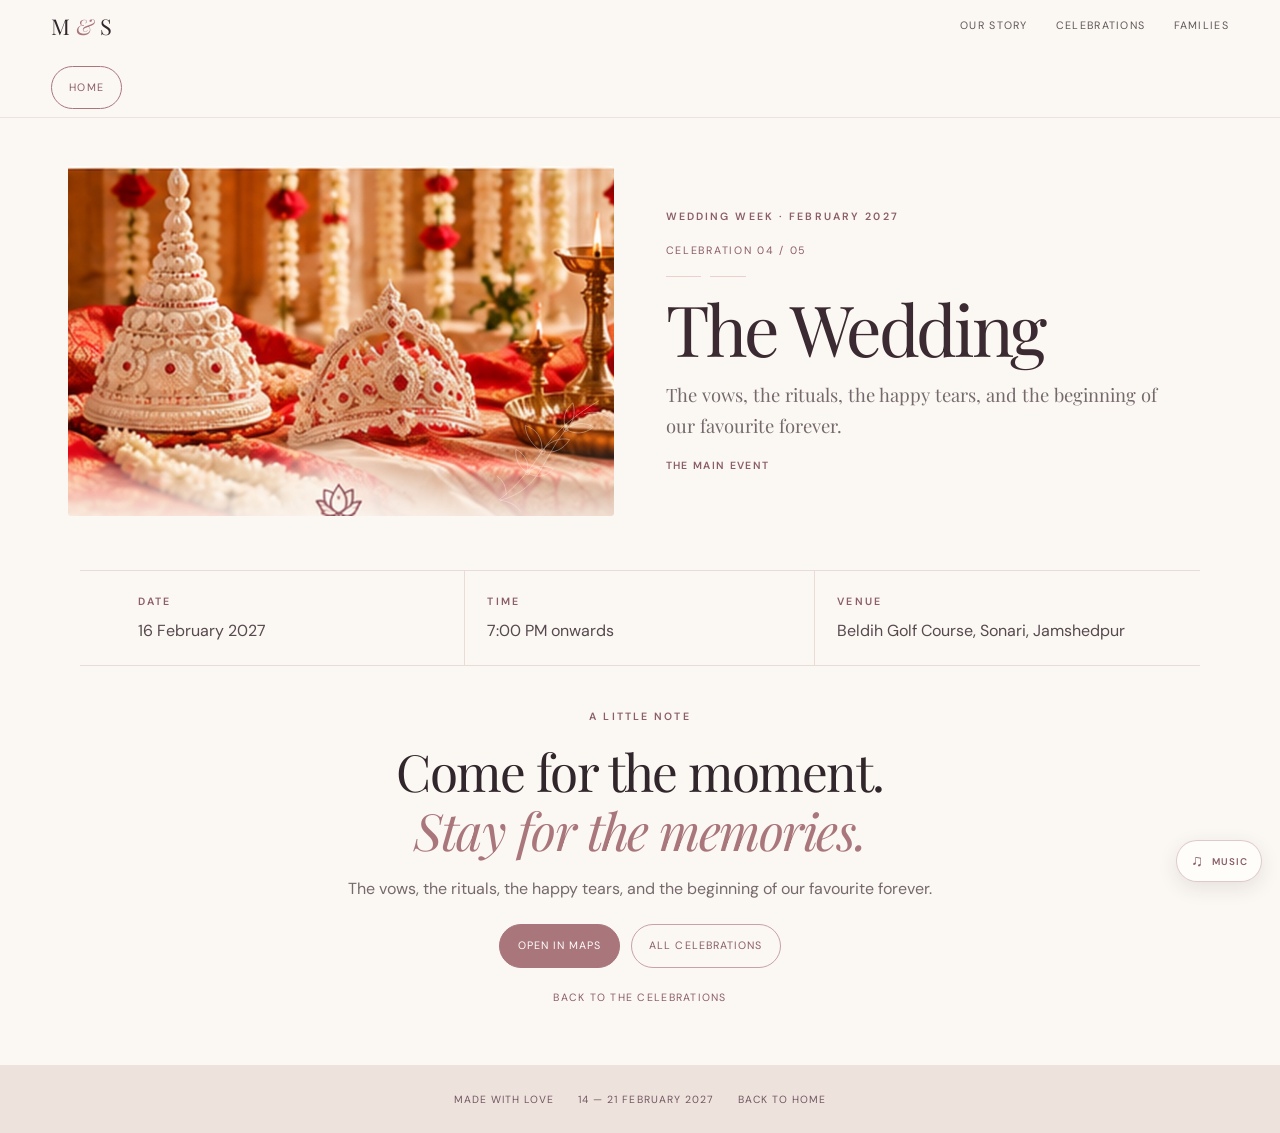
<file: wedding.html>
<!DOCTYPE html>
<html lang="en"><head><meta charset="UTF-8"><meta name="viewport" content="width=device-width, initial-scale=1"><meta name="theme-color" content="#fbf7f2"><meta name="description" content="The Wedding — Manaswita &amp; Sushmit, February 2027."><title>The Wedding — Manaswita &amp; Sushmit</title><link rel="preconnect" href="https://fonts.googleapis.com"><link rel="preconnect" href="https://fonts.gstatic.com" crossorigin><link href="https://fonts.googleapis.com/css2?family=DM+Sans:wght@400;500;600;700&family=Playfair+Display:ital,wght@0,400;0,500;0,600;1,400;1,500&display=swap" rel="stylesheet"><link rel="stylesheet" href="style.css"></head>
<body class="event-detail-page event-page-wedding">
<header class="topbar"><a class="monogram" href="index.html" aria-label="Manaswita and Sushmit home">M <span aria-hidden="true">&amp;</span> S</a><nav aria-label="Main navigation"><a href="index.html#story">Our story</a><a href="index.html#celebrations">Celebrations</a><a href="index.html#families">Families</a></nav><a class="nav-cta" href="index.html">HOME</a></header>
<main><section class="event-detail-hero"><div class="event-detail-photo" role="img" aria-label="The Wedding celebration photograph"></div><div class="event-detail-inner"><p class="eyebrow">WEDDING WEEK · FEBRUARY 2027</p><p class="event-detail-number">CELEBRATION 04 / 05</p><div class="fine-rule" aria-hidden="true"><span></span><b></b><span></span></div><h1 class="event-detail-title">The Wedding</h1><p class="event-detail-description">The vows, the rituals, the happy tears, and the beginning of our favourite forever.</p><p class="event-detail-tag">THE MAIN EVENT</p></div></section>
<section class="event-detail-info" aria-label="Event details"><div><p class="eyebrow">DATE</p><p>16 February 2027</p></div><div><p class="eyebrow">TIME</p><p>7:00 PM onwards</p></div><div><p class="eyebrow">VENUE</p><p>Beldih Golf Course, Sonari, Jamshedpur</p></div></section>
<section class="event-detail-note"><p class="eyebrow">A LITTLE NOTE</p><h2>Come for the moment.<br><em>Stay for the memories.</em></h2><p>The vows, the rituals, the happy tears, and the beginning of our favourite forever.</p><div class="event-detail-actions"><a class="button button-dark" href="https://www.google.com/maps?q=22.8091068,86.1737869" target="_blank" rel="noopener">OPEN IN MAPS</a><a class="button" href="index.html#celebrations">ALL CELEBRATIONS</a></div><a class="event-detail-back" href="index.html">BACK TO THE CELEBRATIONS</a></section></main>
<footer><span>MADE WITH LOVE</span><span>14 — 21 FEBRUARY 2027</span><a href="index.html">BACK TO HOME</a></footer><div id="youtube-audio-player" aria-hidden="true"></div><button class="music-toggle" id="musicToggle" type="button" aria-label="Play wedding music" aria-pressed="false"><span aria-hidden="true">♫</span><span id="musicToggleLabel">MUSIC</span></button><script src="music.js"></script></body></html>
</file>
<file: style.css>
/* Refined responsive styling: ivory, dusty rose, and plum. */
:root{--paper:#fbf7f2;--paper-deep:#f3e8e2;--cream:#fffdfa;--ink:#30262b;--muted:#75696d;--rose:#a9767c;--rose-deep:#8b5e68;--rose-light:#ead1ce;--plum:#634b59;--line:#e9dcd6;--gold:#b39a78;--serif:"Playfair Display",Georgia,serif;--sans:"DM Sans",Arial,sans-serif;--content:1180px}
*{box-sizing:border-box}
html{scroll-behavior:smooth;scroll-padding-top:84px}
body{margin:0;background:var(--paper);color:var(--ink);font-family:var(--sans);font-size:16px;line-height:1.65;-webkit-font-smoothing:antialiased}
img{display:block;max-width:100%}a{color:inherit}p{margin-top:0}button,a{-webkit-tap-highlight-color:transparent}
.topbar{position:sticky;top:0;z-index:50;display:grid;grid-template-columns:1fr auto 1fr;align-items:center;gap:1.4rem;min-height:76px;padding:.5rem clamp(1rem,4vw,4rem);background:rgba(251,247,242,.94);border-bottom:1px solid rgba(169,118,124,.16);backdrop-filter:blur(14px)}
.monogram{text-decoration:none;font-family:var(--serif);font-size:1.55rem;letter-spacing:.08em;white-space:nowrap}.monogram span{color:var(--rose);font-style:italic;font-size:1.05em}
.topbar nav{display:flex;justify-content:center;gap:clamp(.9rem,2.2vw,2.3rem)}.topbar nav a,.nav-cta{font-size:.67rem;letter-spacing:.12em;text-transform:uppercase;text-decoration:none;color:#62565a;white-space:nowrap}.topbar nav a{padding:.4rem 0;border-bottom:1px solid transparent}.topbar nav a:hover,.topbar nav a:focus-visible{border-color:var(--rose);color:var(--rose-deep)}.nav-cta{justify-self:end;padding:.72rem 1.05rem;border:1px solid var(--rose);border-radius:999px;color:var(--rose-deep);transition:background .25s,color .25s}.nav-cta:hover{background:var(--rose);color:white}
.hero{position:relative;min-height:min(720px,calc(100svh - 76px));display:grid;place-items:center;isolation:isolate;overflow:hidden;background:#ead7ce}.hero-art{position:absolute;inset:0;z-index:-2;background:url("assets/hero.jpg") 55% 50%/cover no-repeat}.hero:after{content:"";position:absolute;inset:0;z-index:-1;background:linear-gradient(90deg,rgba(251,247,242,.08),rgba(251,247,242,.78) 46%,rgba(251,247,242,.2)),linear-gradient(0deg,rgba(43,31,35,.09),transparent 38%)}
.hero-content{width:min(560px,48vw);margin-left:clamp(16rem,40vw,38rem);padding:3.2rem 1.5rem 3.6rem;text-align:center}.eyebrow{margin:0 0 1rem;color:var(--rose-deep);font-size:.66rem;font-weight:600;letter-spacing:.2em;line-height:1.8;text-transform:uppercase}.hero h1{display:flex;flex-direction:column;align-items:center;gap:.05rem;margin:.65rem 0 1.1rem;font-family:var(--serif);font-size:clamp(3.65rem,6.9vw,6.2rem);font-weight:400;line-height:.98;letter-spacing:-.045em;color:#38272e}.hero h1 span{white-space:nowrap}.hero h1 i{font-size:.34em;line-height:1.5;color:var(--rose);font-weight:400}.hero-date{margin:1.4rem 0 .45rem;color:var(--rose-deep);font-size:.79rem;font-weight:600;letter-spacing:.2em;text-transform:uppercase}.hero-place{margin-bottom:1.1rem;color:#796a6e;font-size:.69rem;letter-spacing:.18em;text-transform:uppercase}.invitation-tagline{max-width:25rem;margin:1.2rem auto 1.4rem;color:#6d5b61;font-family:var(--serif);font-size:1.12rem;font-style:italic}.round-link{display:inline-flex;align-items:center;justify-content:center;margin-top:.45rem;padding:.78rem 1.25rem;border:1px solid rgba(169,118,124,.65);border-radius:999px;color:var(--rose-deep);font-size:.67rem;letter-spacing:.13em;text-decoration:none;transition:background .25s,color .25s,transform .25s}.round-link:hover{background:var(--rose);color:#fff;transform:translateY(-2px)}.hero-side-note{position:absolute;right:1.5rem;bottom:1.5rem;writing-mode:vertical-rl;color:rgba(63,46,53,.78);font-size:.6rem;letter-spacing:.2em;text-transform:uppercase}
.section-pad{padding:clamp(4rem,7vw,7.5rem) clamp(1.1rem,5vw,5rem)}.intro-section{display:grid;grid-template-columns:minmax(260px,.9fr) minmax(0,1.1fr);gap:clamp(2.5rem,7vw,7rem);align-items:center;max-width:1400px;margin:auto;background:var(--paper)}.intro-art{min-height:380px;display:flex;flex-direction:column;align-items:center;justify-content:center;padding:2rem;background:linear-gradient(145deg,#f4e3dc,#f8eee8 60%,#ead7d3);border:1px solid rgba(169,118,124,.16)}.art-frame{display:flex;flex-direction:column;align-items:center;color:var(--plum);line-height:1.1}.art-small{font-size:.8rem;letter-spacing:.2em;text-transform:uppercase}.art-script{font-family:var(--serif);font-size:clamp(3.2rem,6vw,5.3rem);font-style:italic;color:var(--rose);line-height:1.05}.art-big{font-family:var(--serif);font-size:clamp(3.2rem,6vw,5rem);letter-spacing:-.04em}.art-caption{margin:2.1rem 0 0;font-size:.61rem;letter-spacing:.16em;color:var(--muted);text-align:center}.intro-copy{max-width:590px}.intro-copy h2,.section-heading h2,.families-section h2{margin:.2rem 0 1.25rem;font-family:var(--serif);font-size:clamp(2.5rem,4.5vw,4.6rem);font-weight:400;line-height:1.08;letter-spacing:-.04em}.intro-copy h2 em,.section-heading h2 em,.families-section h2 em{color:var(--rose);font-weight:400}.intro-copy>p:not(.eyebrow){color:var(--muted);font-size:.98rem;line-height:1.9}.signature{display:flex;align-items:center;gap:1rem;margin-top:2rem;font-family:var(--serif);font-size:1.45rem;color:var(--plum)}.signature b{font-size:1rem;font-weight:400;color:var(--rose)}
.celebrations{background:#f7efea}.section-heading{text-align:center;max-width:650px;margin:0 auto 2.7rem}.section-heading .eyebrow{margin-bottom:.55rem}.section-heading h2{font-size:clamp(2.4rem,4.2vw,4rem);margin-bottom:.65rem}.muted{color:var(--muted)}.section-heading .muted{margin:0;font-size:.94rem}
.event-grid{display:grid;grid-template-columns:repeat(3,minmax(0,1fr));gap:1.2rem;max-width:var(--content);margin:0 auto}.event-card{min-width:0;display:flex;flex-direction:column;overflow:hidden;background:var(--cream);border:1px solid rgba(169,118,124,.19);border-radius:3px;box-shadow:0 7px 22px rgba(64,45,51,.025);transition:transform .25s,box-shadow .25s}.event-card:hover{transform:translateY(-3px);box-shadow:0 12px 32px rgba(64,45,51,.07)}.event-photo{position:relative;height:clamp(185px,19vw,250px);background-color:#eadbd4;background-position:center;background-size:cover;background-repeat:no-repeat}.photo-mehendi{background-image:url("assets/mehendi.jpg");background-position:center 52%}.photo-sangeet{background-image:url("assets/sangeet.jpg");background-position:center 55%}.photo-haldi{background-image:url("assets/haldi.jpg");background-position:center 52%}.photo-wedding{background-image:linear-gradient(0deg,rgba(69,40,48,.04),rgba(69,40,48,.04)),url("assets/wedding.jpg");background-position:center 52%}.photo-wedding:after{content:"";position:absolute;inset:auto .4rem .4rem auto;width:88px;height:88px;background:url("assets/wedding-alpana.svg") center/contain no-repeat;opacity:.6;transform:rotate(90deg);pointer-events:none}.photo-reception{background-image:url("assets/reception.jpg");background-position:center 52%}.event-copy{display:flex;flex:1;flex-direction:column;align-items:flex-start;padding:1.2rem 1.25rem 1.3rem}.event-date{margin:0 0 .5rem;color:var(--rose-deep);font-size:.64rem;font-weight:600;letter-spacing:.14em;text-transform:uppercase}.event-copy h3{margin:0 0 .55rem;font-family:var(--serif);font-size:clamp(1.7rem,2.25vw,2.2rem);font-weight:400;letter-spacing:-.03em;line-height:1.12;color:#3e2d34}.event-description{margin:0 0 .7rem;color:var(--muted);font-size:.88rem;line-height:1.6}.event-meta{margin:0 0 1rem;color:#5d5155;font-size:.82rem;line-height:1.8}.map-link{display:inline-flex;align-items:center;justify-content:center;min-height:39px;margin-top:auto;padding:.65rem 1rem;border:1px solid #c7a3a6;border-radius:999px;background:transparent;color:var(--rose-deep);font-size:.62rem;font-weight:600;letter-spacing:.11em;text-decoration:none;transition:background .2s,color .2s}.map-link:hover{background:var(--rose);border-color:var(--rose);color:#fff}.event-card-wedding .event-photo:after{opacity:.78}.location-note{max-width:var(--content);margin:1.25rem auto 0;color:var(--muted);font-size:.75rem}
.families-section{position:relative;overflow:hidden;text-align:center;background:#f0e3de}.families-section h2{margin-bottom:2.3rem;font-size:clamp(2.7rem,4.5vw,4.4rem)}.family-grid{display:grid;grid-template-columns:repeat(2,minmax(0,1fr));gap:1.25rem;max-width:930px;margin:0 auto}.family-card{padding:clamp(1.8rem,3.5vw,3rem) 1.5rem;background:rgba(255,253,250,.65);border:1px solid rgba(169,118,124,.24);border-radius:3px}.family-card .eyebrow{margin-bottom:.9rem}.family-card h3{margin:.2rem 0 1.15rem;color:#674d59;font-family:var(--serif);font-size:clamp(1.9rem,3.1vw,2.6rem);font-weight:400;line-height:1.18;letter-spacing:-.03em}.family-card p:not(.eyebrow){margin:0;color:#76676c;font-size:.95rem;line-height:1.9}.family-note{margin:2rem auto 0;color:#76676c;font-family:var(--serif);font-size:1.08rem;font-style:italic;max-width:800px}
.site-footer{display:flex;flex-direction:column;align-items:center;gap:.45rem;text-align:center;padding:2.6rem 1rem;background:#eee2dc;color:#725762}.site-footer p{margin:0;color:#725762;font-size:.68rem;letter-spacing:.14em}.site-footer .footer-names{font-weight:600}.site-footer .made-with-love{margin:.6rem 0 0;font-family:var(--serif);font-size:1rem;letter-spacing:0;font-style:italic}.made-with-love span{padding-left:.25rem;color:var(--rose)}.site-footer a{margin-top:.6rem;color:#725762;font-size:.62rem;letter-spacing:.13em;text-decoration:none}.site-footer a:hover{color:var(--rose-deep)}
.music-toggle{position:fixed;right:1.1rem;bottom:1.1rem;z-index:60;display:flex;align-items:center;gap:.5rem;min-height:42px;padding:.65rem .85rem;border:1px solid rgba(169,118,124,.38);border-radius:999px;background:rgba(255,253,250,.94);box-shadow:0 6px 20px rgba(52,35,42,.1);color:var(--rose-deep);font:600 .61rem/1 var(--sans);letter-spacing:.1em;cursor:pointer;backdrop-filter:blur(10px);transition:background .2s,color .2s}.music-toggle span:first-child{font-size:1rem}.music-toggle:hover,.music-toggle.is-playing{background:var(--rose);border-color:var(--rose);color:white}#youtube-audio-player{position:fixed;left:-10px;bottom:-10px;width:1px;height:1px;overflow:hidden;pointer-events:none}
/* Gentle entrances, with full content visible for reduced-motion users. */
@keyframes softTypeReveal{from{opacity:0;transform:translateY(12px);filter:blur(1.5px)}to{opacity:1;transform:translateY(0);filter:blur(0)}}.hero .eyebrow{animation:softTypeReveal .7s ease both .08s}.hero h1 span:first-child{animation:softTypeReveal .85s ease both .15s}.hero h1 i{animation:softTypeReveal .75s ease both .3s}.hero h1 span:last-child{animation:softTypeReveal .85s ease both .4s}.hero-date,.hero-place,.invitation-tagline,.round-link{animation:softTypeReveal .75s ease both .55s}.scroll-reveal{transition:opacity .65s ease,transform .65s cubic-bezier(.2,.7,.2,1)}html.motion-ready .scroll-reveal:not(.is-visible){opacity:0;transform:translateY(14px)}.scroll-reveal.is-visible{opacity:1;transform:translateY(0)}
/* Standalone event pages share the same compact, photo-led layout. */
.event-detail-page{background:var(--paper)}.event-detail-page .topbar{position:sticky}.event-detail-page .event-detail-hero{display:grid;grid-template-columns:minmax(0,1fr) minmax(0,1fr);align-items:stretch;min-height:0;max-width:1240px;margin:0 auto;padding:clamp(1.25rem,4vw,3rem) clamp(1rem,4vw,3rem);gap:clamp(1.5rem,4vw,3.5rem)}.event-detail-page .event-detail-photo{min-height:350px;border-radius:3px;background-size:cover;background-position:center;background-repeat:no-repeat}.event-detail-page .event-detail-inner{align-self:center;max-width:520px;padding:clamp(1rem,3vw,2.2rem) 0}.event-detail-page .event-detail-number{margin:.7rem 0 .4rem;color:var(--rose-deep);font-size:.67rem;letter-spacing:.16em;text-transform:uppercase}.event-detail-page .fine-rule{display:flex;align-items:center;gap:.6rem;width:80px;margin:1rem 0;border:0}.event-detail-page .fine-rule span{display:block;height:1px;flex:1;background:var(--rose-light)}.event-detail-page .fine-rule b{display:none}.event-detail-page .event-detail-title{margin:.4rem 0 .9rem;font-family:var(--serif);font-size:clamp(3rem,5.5vw,5.25rem);font-weight:400;line-height:1.02;letter-spacing:-.045em;color:#3b2a31}.event-detail-page .event-detail-description{max-width:32rem;margin:0 0 1rem;color:var(--muted);font-family:var(--serif);font-size:1.15rem;line-height:1.7}.event-detail-page .event-detail-tag{margin:0;color:var(--rose-deep);font-size:.65rem;font-weight:600;letter-spacing:.13em;line-height:1.7}.event-detail-page .event-detail-info{display:grid;grid-template-columns:repeat(3,minmax(0,1fr));max-width:1120px;margin:.4rem auto 2rem;padding:0 clamp(1rem,4vw,2.2rem);border-top:1px solid var(--line);border-bottom:1px solid var(--line)}.event-detail-page .event-detail-info>div{padding:1.3rem 1.4rem;text-align:left;border-right:1px solid var(--line)}.event-detail-page .event-detail-info>div:last-child{border-right:0}.event-detail-page .event-detail-info .eyebrow{margin-bottom:.35rem}.event-detail-page .event-detail-info p:not(.eyebrow){margin:0;color:#56494f;line-height:1.7}.event-detail-page .event-detail-note{max-width:780px;margin:2.6rem auto 3.5rem;padding:0 1.5rem;text-align:center}.event-detail-page .event-detail-note h2{margin:.35rem 0 1rem;font-family:var(--serif);font-size:clamp(2rem,4vw,3.2rem);font-weight:400;line-height:1.15;letter-spacing:-.03em}.event-detail-page .event-detail-note h2 em{color:var(--rose);font-weight:400}.event-detail-page .event-detail-note>p:not(.eyebrow){color:var(--muted)}.event-detail-page .event-detail-actions{display:flex;flex-wrap:wrap;justify-content:center;gap:.65rem;margin-top:1.35rem}.event-detail-page .button{display:inline-flex;align-items:center;justify-content:center;min-height:42px;padding:.75rem 1.1rem;border:1px solid #c7a3a6;border-radius:999px;color:var(--rose-deep);font-size:.67rem;letter-spacing:.1em;text-decoration:none}.event-detail-page .button-dark{background:var(--rose);border-color:var(--rose);color:white}.event-detail-page .event-detail-back{display:inline-block;margin-top:1.3rem;color:var(--rose-deep);font-size:.66rem;letter-spacing:.12em;text-decoration:none}.event-detail-page footer{display:flex;justify-content:center;align-items:center;gap:1.5rem;flex-wrap:wrap;padding:1.6rem 1rem;background:#eee2dc;color:#725762;font-size:.65rem;letter-spacing:.1em}.event-detail-page footer a{color:inherit;text-decoration:none}
.event-page-mehendi .event-detail-photo{background-image:url("assets/mehendi.jpg")}.event-page-sangeet .event-detail-photo{background-image:url("assets/sangeet.jpg")}.event-page-haldi .event-detail-photo{background-image:url("assets/haldi.jpg")}.event-page-wedding .event-detail-photo{background-image:url("assets/wedding.jpg")}.event-page-wedding .event-detail-photo:after{content:"";display:block;width:100%;height:100%;background:url("assets/wedding-alpana.svg") right bottom/130px auto no-repeat;opacity:.55}.event-page-reception .event-detail-photo{background-image:url("assets/reception.jpg")}
@media(min-width:1500px){.hero{min-height:760px}.hero-content{margin-left:38vw}.event-grid{grid-template-columns:repeat(3,minmax(0,1fr))}}
@media(max-width:1050px){.topbar{grid-template-columns:auto 1fr auto;gap:1rem}.topbar nav{gap:1rem}.hero-content{margin-left:40vw;width:min(570px,57vw);padding-inline:1rem}.event-grid{grid-template-columns:repeat(2,minmax(0,1fr))}.event-card:last-child{grid-column:1/-1;max-width:calc(50% - .6rem);justify-self:center}.event-card:last-child .event-photo{height:240px}}
@media(max-width:760px){html{scroll-padding-top:68px}.topbar{height:auto;min-height:64px;grid-template-columns:auto 1fr;gap:.25rem .8rem;padding:.55rem 1rem}.monogram{font-size:1.25rem}.topbar nav{grid-column:1/-1;grid-row:2;justify-content:center;gap:clamp(.8rem,5vw,1.7rem);padding:.2rem 0 .15rem}.topbar nav a{font-size:.58rem;letter-spacing:.08em}.nav-cta{grid-column:2;grid-row:1;font-size:.57rem;padding:.58rem .8rem}.hero{display:flex;flex-direction:column;align-items:stretch;min-height:0}.hero-art{position:relative;inset:auto;z-index:0;height:clamp(250px,49svh,420px);width:100%;background-position:56% 45%}.hero:after{background:linear-gradient(0deg,#fbf1eb 0%,rgba(251,241,235,.03) 35%,rgba(251,247,242,.05) 100%)}.hero-content{position:relative;width:100%;max-width:none;margin:-.5rem 0 0;padding:1.4rem 1.1rem 2.6rem;background:linear-gradient(180deg,#fbf1eb 0%,#fbf7f2 100%)}.hero .eyebrow{font-size:.59rem;letter-spacing:.15em}.hero h1{font-size:clamp(3.2rem,13vw,4.5rem);margin:.4rem 0 .8rem;line-height:.99}.hero-date{font-size:.68rem;letter-spacing:.14em;margin-top:.85rem}.hero-place{font-size:.61rem;letter-spacing:.12em}.invitation-tagline{font-size:1rem;line-height:1.65;margin:.9rem auto 1rem}.hero-side-note{display:none}.section-pad{padding:3.5rem 1rem}.intro-section{grid-template-columns:minmax(0,1fr);gap:2.2rem}.intro-art{min-height:260px;padding:1.4rem}.art-script{font-size:3.5rem}.art-big{font-size:3.7rem}.intro-copy h2{font-size:clamp(2.4rem,10vw,3.3rem)}.intro-copy>p:not(.eyebrow){font-size:.92rem}.section-heading{margin-bottom:1.8rem}.section-heading h2{font-size:clamp(2.3rem,10vw,3.2rem)}.event-grid{grid-template-columns:1fr;gap:1rem}.event-card,.event-card:last-child{grid-column:auto;max-width:none;width:100%}.event-photo,.event-card:last-child .event-photo{height:clamp(205px,62vw,330px)}.event-copy{padding:1.15rem 1.15rem 1.2rem}.event-copy h3{font-size:clamp(1.8rem,7vw,2.4rem)}.family-grid{grid-template-columns:minmax(0,1fr);gap:.85rem}.family-card{padding:1.5rem 1rem}.family-card h3{font-size:1.9rem}.family-card p:not(.eyebrow){font-size:.9rem}.families-section{padding-top:3.5rem;padding-bottom:3.5rem}.families-section h2{font-size:clamp(2.5rem,10vw,3.4rem)}.family-note{font-size:1rem;line-height:1.7}.site-footer{padding:2rem 1rem}.music-toggle{right:.75rem;bottom:.75rem;min-height:40px;padding:.6rem .75rem}.event-detail-page .event-detail-hero{grid-template-columns:minmax(0,1fr);gap:1rem;padding:1rem 1rem .8rem}.event-detail-page .event-detail-photo{min-height:0;height:clamp(220px,58vw,340px);order:0}.event-detail-page .event-detail-inner{padding:1.2rem .2rem 1rem;order:1}.event-detail-page .event-detail-inner .eyebrow{font-size:.59rem}.event-detail-page .event-detail-title{font-size:clamp(2.8rem,12vw,4rem);margin:.25rem 0 .75rem}.event-detail-page .event-detail-description{font-size:1.05rem;margin-bottom:.8rem}.event-detail-page .event-detail-info{grid-template-columns:1fr;margin:.3rem 1rem 1.7rem;padding:0;border-bottom:0}.event-detail-page .event-detail-info>div{padding:1rem .35rem;border-right:0;border-bottom:1px solid var(--line)}.event-detail-page .event-detail-info>div:last-child{border-bottom:1px solid var(--line)}.event-detail-page .event-detail-note{margin:2rem auto 2.8rem}.event-detail-page footer{gap:.6rem 1rem;padding:1.4rem 1rem}.event-detail-page footer span:first-child{width:100%;text-align:center}}
@media(max-width:380px){.topbar nav{gap:.65rem}.topbar nav a{font-size:.53rem}.hero h1{font-size:2.85rem}.hero-content{padding-inline:.9rem}.event-detail-page .event-detail-title{font-size:2.65rem}}
@media(prefers-reduced-motion:reduce){html{scroll-behavior:auto}*,*::before,*::after{animation-duration:.01ms!important;animation-iteration-count:1!important;transition-duration:.01ms!important;scroll-behavior:auto!important}html.motion-ready .scroll-reveal:not(.is-visible){opacity:1;transform:none}}


/* Final laptop + mobile polish: consistent event cards, balanced wrapping, discreet accents. */
@media (min-width: 1051px) {
  .event-grid { grid-template-columns: repeat(6, minmax(0, 1fr)); gap: 1rem; }
  .event-card { grid-column: span 2; }
  .event-card:nth-child(4) { grid-column: 2 / span 2; }
  .event-card:nth-child(5) { grid-column: 4 / span 2; }
  .event-card:last-child { max-width: none; justify-self: stretch; }
  .event-photo { height: clamp(180px, 16vw, 230px); }
  .event-copy { padding: 1.05rem 1.1rem 1.15rem; }
  .event-copy h3 { font-size: clamp(1.55rem, 1.75vw, 2rem); line-height: 1.16; overflow-wrap: anywhere; }
  .event-date { letter-spacing: .12em; }
}
.family-card h3 { overflow-wrap: anywhere; text-wrap: balance; }
.family-card { min-width: 0; }
#youtube-audio-player { position: fixed; left: -240px; bottom: 0; width: 200px; height: 200px; overflow: hidden; pointer-events: none; }
.photo-wedding:after { width: 72px; height: 72px; opacity: .55; }
@media (max-width: 1050px) {
  .event-grid { grid-template-columns: repeat(2, minmax(0, 1fr)); }
  .event-card:nth-child(4), .event-card:nth-child(5) { grid-column: auto; }
  .event-card:last-child { grid-column: 1 / -1; max-width: calc(50% - .6rem); justify-self: center; }
}
@media (max-width: 760px) {
  .event-grid { grid-template-columns: minmax(0, 1fr); }
  .event-card:nth-child(4), .event-card:nth-child(5), .event-card:last-child { grid-column: auto; max-width: none; justify-self: stretch; }
  .event-photo { height: clamp(210px, 60vw, 315px); }
  .event-copy { padding: 1.05rem 1rem 1.15rem; }
  .family-card h3 { font-size: clamp(1.55rem, 6.8vw, 2rem); line-height: 1.2; }
}


/* Final name and family-section refinement */
.hero .hero-content{position:relative;z-index:1;width:min(760px,64vw);margin:0 auto;padding:clamp(2rem,4vw,3.5rem) 1.4rem;text-align:center;}
.hero:after{background:linear-gradient(90deg,rgba(251,247,242,.24),rgba(251,247,242,.73) 38%,rgba(251,247,242,.30)),linear-gradient(0deg,rgba(251,247,242,.22),rgba(251,247,242,.12));}
.hero h1.couple-names{display:flex;flex-direction:row;flex-wrap:nowrap;justify-content:center;align-items:center;gap:clamp(.45rem,1.5vw,1.3rem);margin:.8rem auto 1.1rem;font-size:clamp(2.55rem,5.3vw,5.15rem);line-height:1.06;letter-spacing:-.045em;color:#38272e;max-width:100%;}
.hero h1.couple-names span{white-space:nowrap;}
.hero h1.couple-names .name-heart{color:#a9767c;font-family:Georgia,serif;font-size:.62em;line-height:1;flex:none;}
.hero .hero-date,.hero .hero-place,.hero .invitation-tagline{color:#4f3a42;text-shadow:0 1px 8px rgba(255,250,245,.48);}
.family-card h3{font-size:clamp(1.9rem,3vw,2.8rem);overflow-wrap:normal;word-break:normal;text-wrap:balance;}
.family-card p:not(.eyebrow){display:none;}
.site-footer .footer-names span{color:#a9767c;padding:0 .2rem;}
@media(max-width:760px){
 .hero .hero-content{width:100%;max-width:none;margin:0;padding:1.2rem .8rem 2.2rem;}
 .hero h1.couple-names{flex-wrap:wrap;gap:.38rem;font-size:clamp(2.35rem,8.7vw,3.45rem);line-height:1.12;margin:.5rem auto .8rem;}
 .hero h1.couple-names span{white-space:nowrap;}
 .hero h1.couple-names .name-heart{font-size:.55em;}
 .family-card h3{font-size:clamp(1.75rem,7vw,2.25rem);line-height:1.15;}
}
@media(max-width:360px){.hero h1.couple-names{font-size:clamp(2.05rem,8.3vw,2.55rem);gap:.28rem;}}


/* Final revision: readable full names, no separate bride/groom cards, event-specific images. */
.hero:after{background:linear-gradient(90deg,rgba(251,247,242,.30) 0%,rgba(251,247,242,.88) 44%,rgba(251,247,242,.64) 67%,rgba(251,247,242,.12) 100%),linear-gradient(0deg,rgba(251,247,242,.24),rgba(251,247,242,.12))}
.hero .hero-content{width:min(900px,74vw);margin:0 auto;position:relative;z-index:1;padding:clamp(2rem,4.3vw,3.7rem) 1.2rem;text-align:center}
.hero h1.couple-names{display:grid;grid-template-columns:minmax(0,1fr) auto minmax(0,1fr);align-items:center;justify-content:center;gap:clamp(.5rem,1.4vw,1.3rem);width:100%;max-width:900px;margin:.6rem auto 1.25rem;font-size:clamp(2rem,3.45vw,3.65rem);line-height:1.08;letter-spacing:-.045em;color:#2f2026;text-shadow:0 1px 0 rgba(255,250,245,.65)}
.hero h1.couple-names span{white-space:normal;min-width:0;overflow-wrap:normal;word-break:normal}
.hero h1.couple-names span:first-child{text-align:right}
.hero h1.couple-names span:last-child{text-align:left}
.hero h1.couple-names .name-heart{color:#9a626d;font-size:.62em;line-height:1;flex:none;text-shadow:none}
.hero .eyebrow,.hero .hero-date,.hero .hero-place,.hero .invitation-tagline{color:#422f37;text-shadow:0 1px 5px rgba(255,250,245,.55)}
.hero .eyebrow{font-weight:700}
.hero-date{margin-top:1rem}
/* No oversized family display cards; family names are represented in the invitation itself. */
.intro-section{padding-top:clamp(3.25rem,6vw,6rem);padding-bottom:clamp(3.25rem,6vw,6rem)}
.photo-sangeet{background-image:url("assets/sangeet.jpg");background-position:center 44%}
.photo-wedding{background-image:linear-gradient(0deg,rgba(69,40,48,.035),rgba(69,40,48,.035)),url("assets/wedding.jpg");background-position:center 47%}
.photo-reception{background-image:url("assets/reception.jpg");background-position:center 48%}
.event-page-sangeet .event-detail-photo{background-image:url("assets/sangeet.jpg");background-position:center 44%}
.event-page-wedding .event-detail-photo{background-image:url("assets/wedding.jpg");background-position:center 47%}
.event-page-reception .event-detail-photo{background-image:url("assets/reception.jpg");background-position:center 48%}
.event-card-wedding .event-photo:after,.photo-wedding:after{width:70px;height:70px;opacity:.45}
@media(max-width:760px){
 .hero:after{background:linear-gradient(0deg,rgba(251,247,242,.98) 0%,rgba(251,247,242,.94) 42%,rgba(251,247,242,.16) 100%)}
 .hero .hero-content{width:100%;max-width:none;margin:0;padding:1.15rem 1rem 2.25rem;background:linear-gradient(180deg,#fbf1eb 0%,#fbf7f2 100%)}
 .hero h1.couple-names{grid-template-columns:minmax(0,1fr);gap:.15rem;font-size:clamp(2.15rem,8.5vw,3.25rem);line-height:1.06;margin:.55rem auto .9rem}
 .hero h1.couple-names span:first-child,.hero h1.couple-names span:last-child{text-align:center}
 .hero h1.couple-names .name-heart{grid-row:auto;font-size:.56em;margin:.05rem auto}
 .hero-date{font-size:.66rem;letter-spacing:.12em}
 .intro-section{padding-top:2.6rem;padding-bottom:2.8rem}
}
@media(max-width:360px){.hero h1.couple-names{font-size:clamp(1.95rem,8.4vw,2.4rem)}}


/* Mobile hero uses a composition cropped for phone aspect ratios, so the couple stays in frame. */
@media (max-width: 760px) {
  .hero-art {
    background-image: url("assets/hero-mobile.jpg") !important;
    background-position: center center !important;
    background-size: cover !important;
    height: clamp(220px, 70.2vw, 360px) !important;
    min-height: 0;
    flex: 0 0 auto;
  }
  .photo-wedding { background-position: center center !important; }
  .event-page-wedding .event-detail-photo { background-position: center center !important; }
}


/* Elegant animated opening: a botanical flower unfolds, then reveals the invitation. */
.opening-intro{position:fixed;inset:0;z-index:1000;display:grid;place-items:center;overflow:hidden;background:radial-gradient(ellipse at 50% 44%,#fffaf5 0%,#f8ece5 60%,#efddd7 100%);transition:opacity .85s ease,visibility .85s ease}
.opening-intro.opening-gone{opacity:0;visibility:hidden;pointer-events:none}
.opening-inner{width:min(92vw,540px);padding:2rem 1.2rem;text-align:center;animation:openingLift 1s ease both}
.opening-label{margin:0 0 1.1rem;color:#a9767c;font-size:.64rem;letter-spacing:.18em;line-height:1.8;text-transform:uppercase;opacity:0;animation:openingFadeUp .8s .65s ease forwards}
.opening-flower{display:block;width:clamp(118px,24vw,154px);height:auto;margin:0 auto 1rem;overflow:visible}
.flower-stem{fill:none;stroke:#b78386;stroke-width:1.1;stroke-linecap:round;stroke-dasharray:140;stroke-dashoffset:140;animation:openingDraw 1s .15s ease forwards}
.bloom-petal{transform-box:fill-box;transform-origin:center bottom;opacity:0;transform:scale(.1) rotate(-16deg);animation:openingPetal .85s cubic-bezier(.2,.8,.25,1) forwards}
.bloom-petal.petal-1{animation-delay:.3s}.bloom-petal.petal-2{animation-delay:.42s}.bloom-petal.petal-3{animation-delay:.54s}.bloom-petal.petal-4{animation-delay:.66s}.bloom-petal.petal-5{animation-delay:.78s}.bloom-petal.petal-6{animation-delay:.9s}
.flower-center{transform-box:fill-box;transform-origin:center;opacity:0;transform:scale(.1);animation:openingCenter .5s 1.05s ease forwards}
.opening-names{margin:.35rem 0 .75rem;color:#39272f;font-family:var(--serif);font-size:clamp(2rem,6.2vw,3.35rem);font-weight:400;line-height:1.16;opacity:0;animation:openingFadeUp .9s 1.25s ease forwards}
.opening-names span{display:inline-block;color:#a9767c;font-size:.8em;animation:openingHeart .9s 1.8s ease both}
.opening-date{margin:0;color:#77666c;font-size:.64rem;letter-spacing:.13em;line-height:1.8;opacity:0;animation:openingFadeUp .8s 1.7s ease forwards}
.opening-skip{position:absolute;right:1rem;bottom:1rem;border:1px solid #d8bfba;border-radius:999px;background:rgba(255,253,250,.72);padding:.65rem .95rem;color:#795a62;font:500 .63rem/1.3 var(--sans);letter-spacing:.1em;text-transform:uppercase;cursor:pointer;transition:background .2s,color .2s}
.opening-skip:hover{background:#a9767c;color:white}
@keyframes openingDraw{to{stroke-dashoffset:0}}@keyframes openingPetal{0%{opacity:0;transform:scale(.1) rotate(-20deg)}75%{opacity:1;transform:scale(1.06) rotate(2deg)}100%{opacity:1;transform:scale(1) rotate(0)}}@keyframes openingCenter{to{opacity:1;transform:scale(1)}}@keyframes openingFadeUp{from{opacity:0;transform:translateY(11px)}to{opacity:1;transform:translateY(0)}}@keyframes openingLift{from{transform:translateY(8px);opacity:.7}to{transform:translateY(0);opacity:1}}@keyframes openingHeart{0%{transform:scale(.55);opacity:0}65%{transform:scale(1.14);opacity:1}100%{transform:scale(1);opacity:1}}
/* Parents appear as a quiet text-led dedication, not separate bride/groom boxes. */
.families-section{padding-top:clamp(3.4rem,5.5vw,5.5rem);padding-bottom:clamp(3.1rem,5vw,4.7rem);background:#f1e6e0}
.families-inner{max-width:1050px;margin:0 auto}
.families-section .eyebrow{margin-bottom:.55rem}
.families-section h2{margin:.2rem 0 1.8rem;font-size:clamp(2.35rem,4vw,3.65rem)}
.parents-grid{display:grid;grid-template-columns:minmax(0,1fr) 42px minmax(0,1fr);align-items:center;gap:clamp(.7rem,2vw,1.8rem);max-width:1000px;margin:0 auto}
.parents-column{padding:1rem .75rem;min-width:0}
.parents-label{margin:0 0 .65rem;color:#a9767c;font-size:.61rem;font-weight:600;letter-spacing:.15em;line-height:1.7}
.parents-names{margin:0;color:#54434b;font-family:var(--serif);font-size:clamp(1.08rem,1.8vw,1.42rem);line-height:1.65;text-wrap:balance}
.parents-names span{color:#a9767c;padding:0 .22rem;white-space:nowrap}
.parents-divider{height:62px;display:flex;align-items:center;justify-content:center;position:relative;color:#b17a82;font-size:.9rem}
.parents-divider:before{content:"";position:absolute;top:0;bottom:0;left:50%;width:1px;background:#d9bfc0}
.parents-divider span{position:relative;background:#f1e6e0;padding:.3rem}
.family-note{margin:1.55rem auto 0;color:#806c72;font-family:var(--serif);font-size:1rem;font-style:italic;line-height:1.7}
.celebration-couple{margin:-.1rem 0 .8rem;color:#80606b;font-family:var(--serif);font-size:1.14rem;letter-spacing:.015em}
.celebration-couple span{color:#a9767c;padding:0 .18rem;font-family:Georgia,serif}
/* Gentle scroll reveals. The observer in script.js only animates elements as they enter view. */
.scroll-reveal{opacity:0;transform:translateY(18px);transition:opacity .75s ease,transform .75s cubic-bezier(.2,.7,.2,1);transition-delay:var(--delay,0ms)}
.scroll-reveal.is-visible{opacity:1;transform:translateY(0)}
.event-card.scroll-reveal.is-visible:hover{transform:translateY(-3px)}
/* With the duplicate Details button removed, use a two-part desktop header. */
.topbar{grid-template-columns:auto minmax(0,1fr)}
.topbar nav{justify-content:flex-end;gap:clamp(.8rem,2.2vw,2.2rem)}
.monogram{font-size:clamp(1.2rem,1.7vw,1.5rem);letter-spacing:.025em}
.monogram span{font-size:1em;letter-spacing:0}
@media(max-width:760px){
 .topbar{grid-template-columns:1fr;justify-items:center;gap:.25rem;padding:.6rem .7rem}
 .monogram{font-size:1.15rem;line-height:1.2}
 .topbar nav{grid-column:auto;grid-row:auto;justify-content:center;gap:clamp(.8rem,5vw,1.4rem);flex-wrap:wrap}
 .parents-grid{grid-template-columns:minmax(0,1fr);gap:0}
 .parents-column{padding:.65rem .15rem}
 .parents-divider{height:24px}
 .parents-divider:before{top:0;bottom:0}
 .parents-names{font-size:1.08rem;line-height:1.7}
 .family-note{font-size:.95rem;margin-top:1.2rem}
 .celebration-couple{font-size:1.12rem}
 .opening-label{max-width:280px;margin:0 auto 1rem;font-size:.59rem}
 .opening-date{max-width:280px;margin:0 auto;font-size:.59rem;line-height:1.9}
}
@media(prefers-reduced-motion:reduce){
 .opening-intro,.opening-inner,.opening-label,.opening-flower *,.opening-names,.opening-names span,.opening-date,.scroll-reveal{animation:none!important;transition:none!important}
 .opening-label,.opening-names,.opening-date{opacity:1;transform:none}
 .bloom-petal,.flower-center{opacity:1;transform:none}
 .flower-stem{stroke-dashoffset:0}
 .scroll-reveal{opacity:1;transform:none}
}


/* Final name cleanup: keep the couple names to the opening and hero only. */
.opening-names{display:flex;align-items:center;justify-content:center;gap:clamp(.45rem,2vw,1rem);white-space:nowrap;font-size:clamp(1.7rem,5.2vw,3.15rem);line-height:1.1}
.opening-names .opening-name{display:inline-block;white-space:nowrap}
.opening-names .opening-heart{display:inline-block;flex:0 0 auto;color:#a9767c;font-size:.72em;animation:openingHeart .9s 1.8s ease both}
.hero h1.couple-names{display:flex;flex-direction:row;flex-wrap:nowrap;align-items:center;justify-content:center;gap:clamp(.45rem,1.6vw,1.25rem);width:100%;max-width:1000px;margin:.6rem auto 1.25rem;font-size:clamp(2rem,4.4vw,4.25rem);line-height:1.08;letter-spacing:-.045em;color:#2f2026;text-shadow:0 1px 0 rgba(255,250,245,.65)}
.hero h1.couple-names .hero-name{display:block;min-width:0;white-space:nowrap;text-align:center}
.hero h1.couple-names .name-heart{display:inline-block;flex:0 0 auto;color:#9a626d;font-size:.62em;line-height:1;text-shadow:none}
/* The names are not repeated in the story artwork, story copy, or event heading. */
.art-caption{letter-spacing:.16em}
@media(max-width:760px){
 .opening-names{gap:.42rem;font-size:clamp(1.6rem,7vw,2.25rem);margin:.4rem 0 .8rem}
 .opening-names .opening-name{white-space:nowrap}
 .hero h1.couple-names{display:flex;flex-direction:row;flex-wrap:nowrap;gap:clamp(.22rem,1.5vw,.55rem);font-size:clamp(1.75rem,7.1vw,2.7rem);line-height:1.1;letter-spacing:-.055em;margin:.55rem auto .9rem}
 .hero h1.couple-names .hero-name{white-space:nowrap}
 .hero h1.couple-names .name-heart{font-size:.56em}
}
@media(max-width:370px){
 .opening-names{font-size:1.48rem;gap:.28rem}
 .hero h1.couple-names{font-size:clamp(1.48rem,6.5vw,1.8rem);gap:.2rem;letter-spacing:-.06em}
}
/* Keep the names calm and readable while only the heart receives its small flourish. */
.opening-names .opening-name{font-size:1em;color:#39272f;opacity:0;animation:openingFadeUp .9s 1.25s ease forwards}
.opening-names .opening-heart{font-size:.72em;color:#a9767c;opacity:0;animation:openingHeart .75s 1.6s ease both}
@media(prefers-reduced-motion:reduce){.opening-names .opening-name,.opening-names .opening-heart{opacity:1;animation:none!important}}

/* Mobile name lockup: keep both first names and the heart on one line. */
.opening-inner .opening-names {
  display: flex !important;
  flex-flow: row nowrap !important;
  align-items: center;
  justify-content: center;
  width: max-content;
  max-width: calc(100vw - 2rem);
  margin-left: auto;
  margin-right: auto;
  white-space: nowrap !important;
  gap: clamp(.18rem, 1vw, .55rem);
  font-size: clamp(1.38rem, 5.5vw, 3.15rem);
  letter-spacing: -.035em;
}
.opening-inner .opening-names .opening-name {
  display: inline-block !important;
  flex: 0 0 auto !important;
  width: auto;
  white-space: nowrap !important;
  word-break: keep-all;
  overflow-wrap: normal;
  font-size: 1em;
}
.opening-inner .opening-names .opening-heart {
  flex: 0 0 auto !important;
  margin: 0;
  font-size: .68em;
  line-height: 1;
}
.hero h1.couple-names {
  display: flex !important;
  flex-flow: row nowrap !important;
  align-items: center;
  justify-content: center;
  max-width: 100%;
  gap: clamp(.16rem, 1vw, .65rem);
}
.hero h1.couple-names .hero-name {
  flex: 0 0 auto !important;
  white-space: nowrap !important;
  word-break: keep-all;
  overflow-wrap: normal;
}
.hero h1.couple-names .name-heart { flex: 0 0 auto !important; }
@media (max-width: 430px) {
  .opening-inner .opening-names { font-size: clamp(1.25rem, 6vw, 1.6rem); gap: .2rem; }
  .hero h1.couple-names { font-size: clamp(1.5rem, 6.4vw, 1.95rem); letter-spacing: -.06em; gap: .18rem; }
  .hero h1.couple-names .name-heart { font-size: .55em; }
}
@media (max-width: 340px) {
  .opening-inner .opening-names { font-size: 1.22rem; gap: .15rem; }
  .hero h1.couple-names { font-size: 1.42rem; gap: .14rem; }
}

/* Final lockup fix: keep both first names close to the heart on phones and tablets. */
.hero h1.couple-names {
  display: flex !important;
  flex-direction: row !important;
  flex-wrap: nowrap !important;
  justify-content: center !important;
  align-items: baseline !important;
  width: fit-content !important;
  max-width: calc(100% - 1rem) !important;
  margin-left: auto !important;
  margin-right: auto !important;
  gap: clamp(.12rem, .9vw, .42rem) !important;
}
.hero h1.couple-names .hero-name {
  display: inline-block !important;
  flex: 0 0 auto !important;
  width: auto !important;
  min-width: 0 !important;
  max-width: none !important;
  margin: 0 !important;
  padding: 0 !important;
  text-align: center !important;
  white-space: nowrap !important;
}
.hero h1.couple-names .name-heart {
  display: inline-block !important;
  flex: 0 0 auto !important;
  width: auto !important;
  margin: 0 !important;
  padding: 0 !important;
  line-height: 1 !important;
}
@media (max-width: 900px) {
  .hero h1.couple-names {
    font-size: clamp(1.55rem, 4.8vw, 2.35rem) !important;
    letter-spacing: -.045em !important;
    gap: clamp(.12rem, .7vw, .3rem) !important;
  }
}
@media (max-width: 430px) {
  .hero h1.couple-names {
    font-size: clamp(1.35rem, 6.1vw, 1.65rem) !important;
    gap: .16rem !important;
    letter-spacing: -.05em !important;
  }
  .hero h1.couple-names .name-heart { font-size: .56em !important; }
}


/* Enhanced responsive couple lockup: the heart stays between the names, never at the edges. */
.hero h1.couple-names {
  display: block !important;
  width: 100% !important;
  max-width: 100% !important;
  margin: .65rem auto 1.15rem !important;
  text-align: center !important;
  white-space: normal !important;
  font-size: clamp(2rem, 4.1vw, 3.45rem) !important;
  line-height: 1.12 !important;
  letter-spacing: -.045em !important;
}
.hero h1.couple-names .names-lockup {
  display: inline-flex !important;
  flex-flow: row nowrap !important;
  align-items: baseline !important;
  justify-content: center !important;
  gap: clamp(.16rem, .8vw, .48rem) !important;
  width: max-content !important;
  max-width: 100% !important;
  white-space: nowrap !important;
  vertical-align: baseline;
}
.hero h1.couple-names .names-lockup .hero-name {
  display: inline-block !important;
  flex: 0 0 auto !important;
  width: auto !important;
  min-width: 0 !important;
  max-width: none !important;
  margin: 0 !important;
  padding: 0 !important;
  text-align: center !important;
  white-space: nowrap !important;
  word-break: keep-all !important;
  overflow-wrap: normal !important;
}
.hero h1.couple-names .names-lockup .name-heart {
  display: inline-block !important;
  flex: 0 0 auto !important;
  width: auto !important;
  margin: 0 !important;
  padding: 0 !important;
  color: #a9767c !important;
  font-size: .56em !important;
  line-height: 1 !important;
  text-shadow: none !important;
}
/* Slightly softer layout on tablet-sized phones and regular phones. */
@media (max-width: 900px) {
  .hero { min-height: 0 !important; display: flex !important; flex-direction: column !important; align-items: stretch !important; }
  .hero .hero-art { position: relative !important; inset: auto !important; width: 100% !important; height: clamp(220px, 48vw, 360px) !important; flex: 0 0 auto !important; background-position: center 47% !important; }
  .hero:after { background: linear-gradient(0deg, rgba(251,247,242,.98) 0%, rgba(251,247,242,.10) 55%, rgba(251,247,242,.04) 100%) !important; }
  .hero .hero-content { position: relative !important; z-index: 1 !important; width: 100% !important; max-width: 100% !important; margin: 0 !important; padding: 1.65rem clamp(1rem,4vw,2.25rem) 2.5rem !important; background: linear-gradient(180deg,#fbf7f2 0%,#fbf7f2 100%) !important; text-align: center !important; }
  .hero h1.couple-names { font-size: clamp(1.8rem, 5.3vw, 2.65rem) !important; margin: .45rem auto .85rem !important; letter-spacing: -.05em !important; }
  .hero-date { margin-top: .6rem !important; font-size: .67rem !important; letter-spacing: .13em !important; }
  .hero-place { font-size: .61rem !important; letter-spacing: .11em !important; }
  .invitation-tagline { margin: .75rem auto 1rem !important; font-size: 1.05rem !important; line-height: 1.55 !important; }
  .hero-side-note { display: none !important; }
}
@media (max-width: 430px) {
  .hero .hero-art { height: clamp(220px, 64vw, 285px) !important; background-position: 53% 48% !important; }
  .hero .hero-content { padding: 1.25rem .75rem 2rem !important; }
  .hero h1.couple-names { font-size: clamp(1.55rem, 6.1vw, 1.85rem) !important; letter-spacing: -.055em !important; gap: .12rem !important; }
  .hero h1.couple-names .names-lockup { gap: .18rem !important; }
  .hero h1.couple-names .names-lockup .name-heart { font-size: .55em !important; }
  .hero .eyebrow { font-size: .57rem !important; letter-spacing: .13em !important; }
  .hero-date { font-size: .62rem !important; letter-spacing: .1em !important; }
  .hero-place { font-size: .56rem !important; letter-spacing: .085em !important; }
  .round-link { max-width: calc(100vw - 2rem); padding: .76rem 1rem !important; font-size: .61rem !important; }
}
@media (max-width: 340px) {
  .hero h1.couple-names { font-size: 1.35rem !important; }
  .hero h1.couple-names .names-lockup { gap: .12rem !important; }
}
/* Calm refinements: consistent card edges, readable event meta, responsive parents section. */
.event-card { border-radius: 5px; box-shadow: 0 5px 18px rgba(64,45,51,.035); }
.event-card:hover { box-shadow: 0 11px 26px rgba(64,45,51,.075); }
.event-photo { background-color: #eadbd4; }
.event-copy { padding: 1.2rem clamp(.95rem, 1.35vw, 1.35rem) 1.3rem; }
.event-meta { line-height: 1.75; }
@media (prefers-reduced-motion: reduce) {
  .hero h1.couple-names .names-lockup, .hero h1.couple-names .name-heart { animation: none !important; }
}


/* Separate, optional sightseeing guide invitation */
/* Full-bleed sightseeing invitation; content aligns with the page grid */
.city-guide-prompt{width:100%;max-width:none;margin:0;padding:0;background:#f6ece7;border-top:1px solid rgba(169,118,124,.16)}
.city-guide-prompt-inner{display:flex;align-items:center;justify-content:space-between;gap:2rem;width:min(100%,1440px);margin:0 auto;padding:clamp(2.2rem,4.5vw,3.8rem) clamp(1.1rem,5vw,5rem)}
.city-guide-prompt-copy{max-width:700px}
.city-guide-prompt .eyebrow{margin-bottom:.5rem}
.city-guide-prompt h2{margin:0 0 .55rem;font:400 clamp(2rem,4vw,3.3rem)/1.1 "Playfair Display",Georgia,serif;letter-spacing:-.035em;color:#3b2b31}
.city-guide-prompt h2 em{color:#a9767c;font-weight:400}
.city-guide-prompt p:not(.eyebrow){margin:0;color:#75696d;font-size:.9rem;line-height:1.8}
.city-guide-prompt .round-link{white-space:nowrap;flex:0 0 auto;background:#a9767c;color:#fffdfa;border-color:#a9767c}
.city-guide-prompt .round-link:hover{background:#8f606d;border-color:#8f606d}
@media(max-width:640px){.city-guide-prompt-inner{flex-direction:column;align-items:flex-start;gap:1.1rem;padding:2rem 1rem}.city-guide-prompt .round-link{white-space:normal}}
</file>
